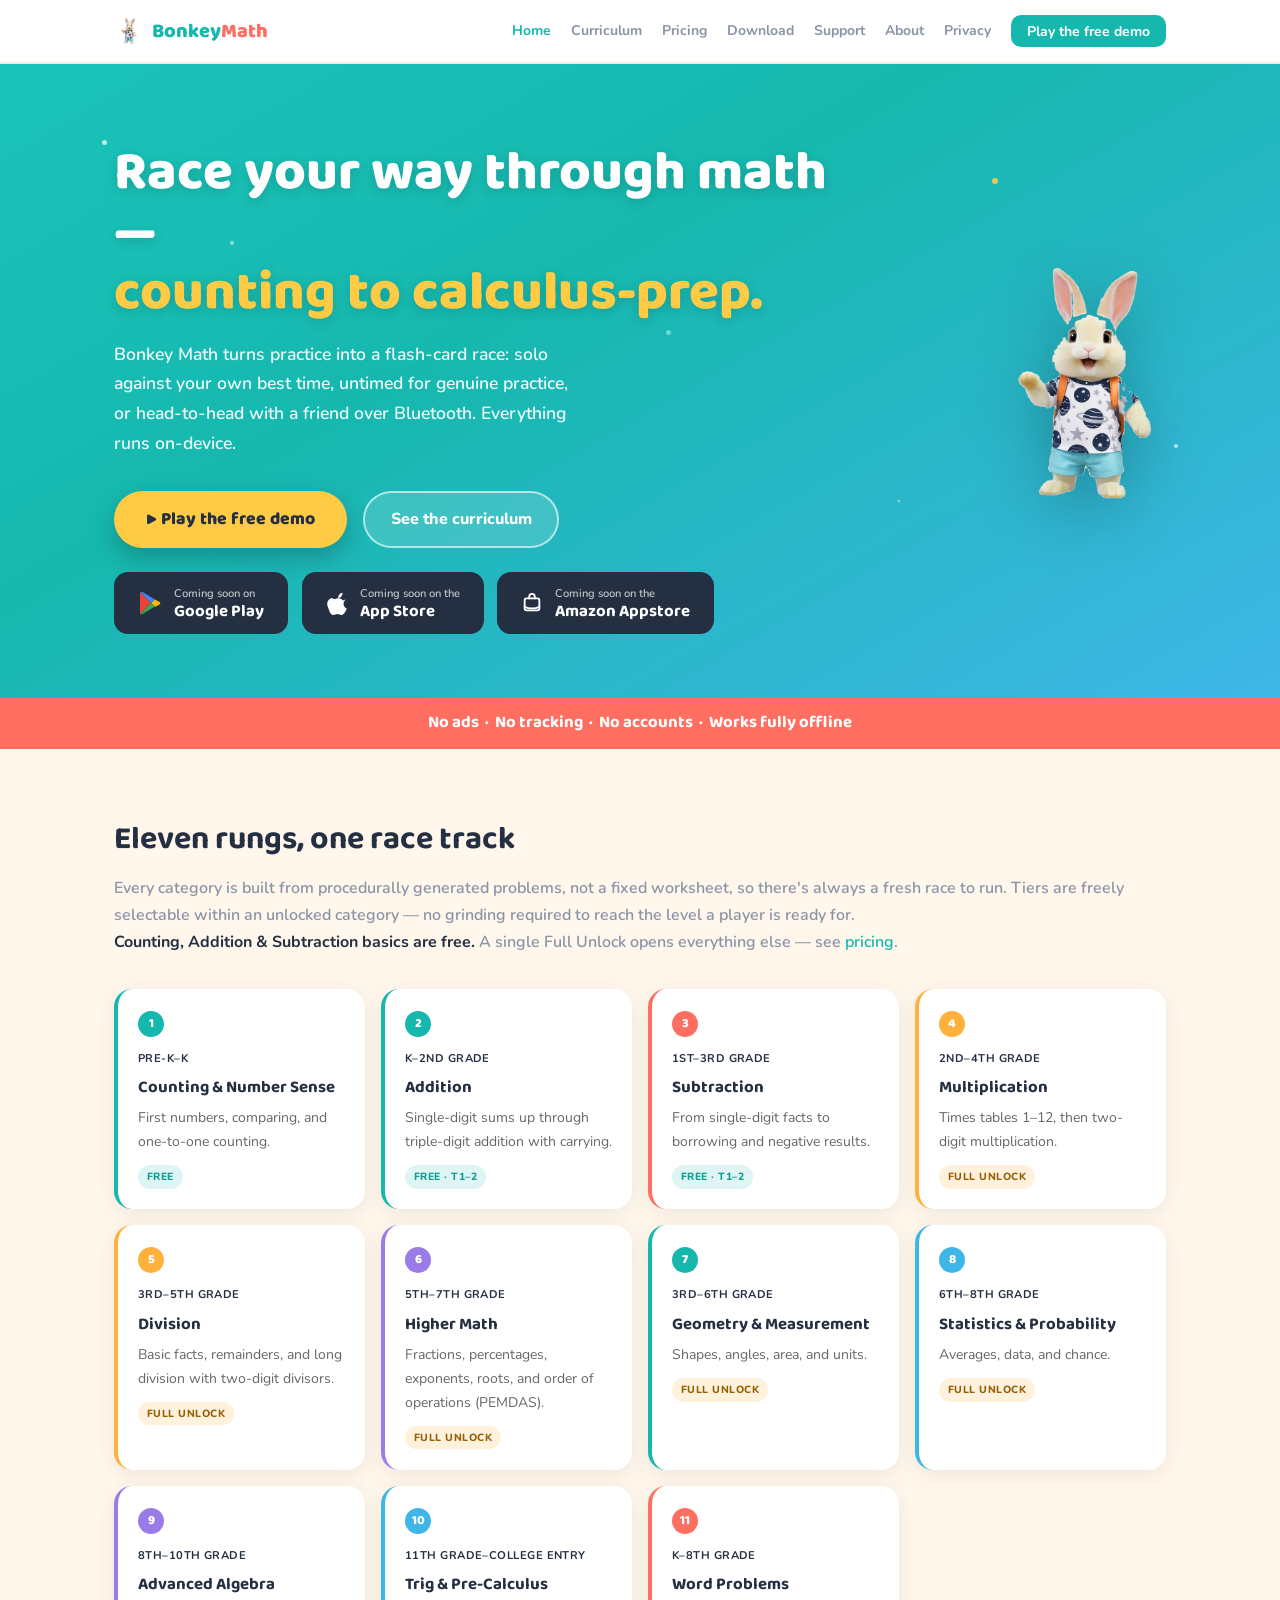
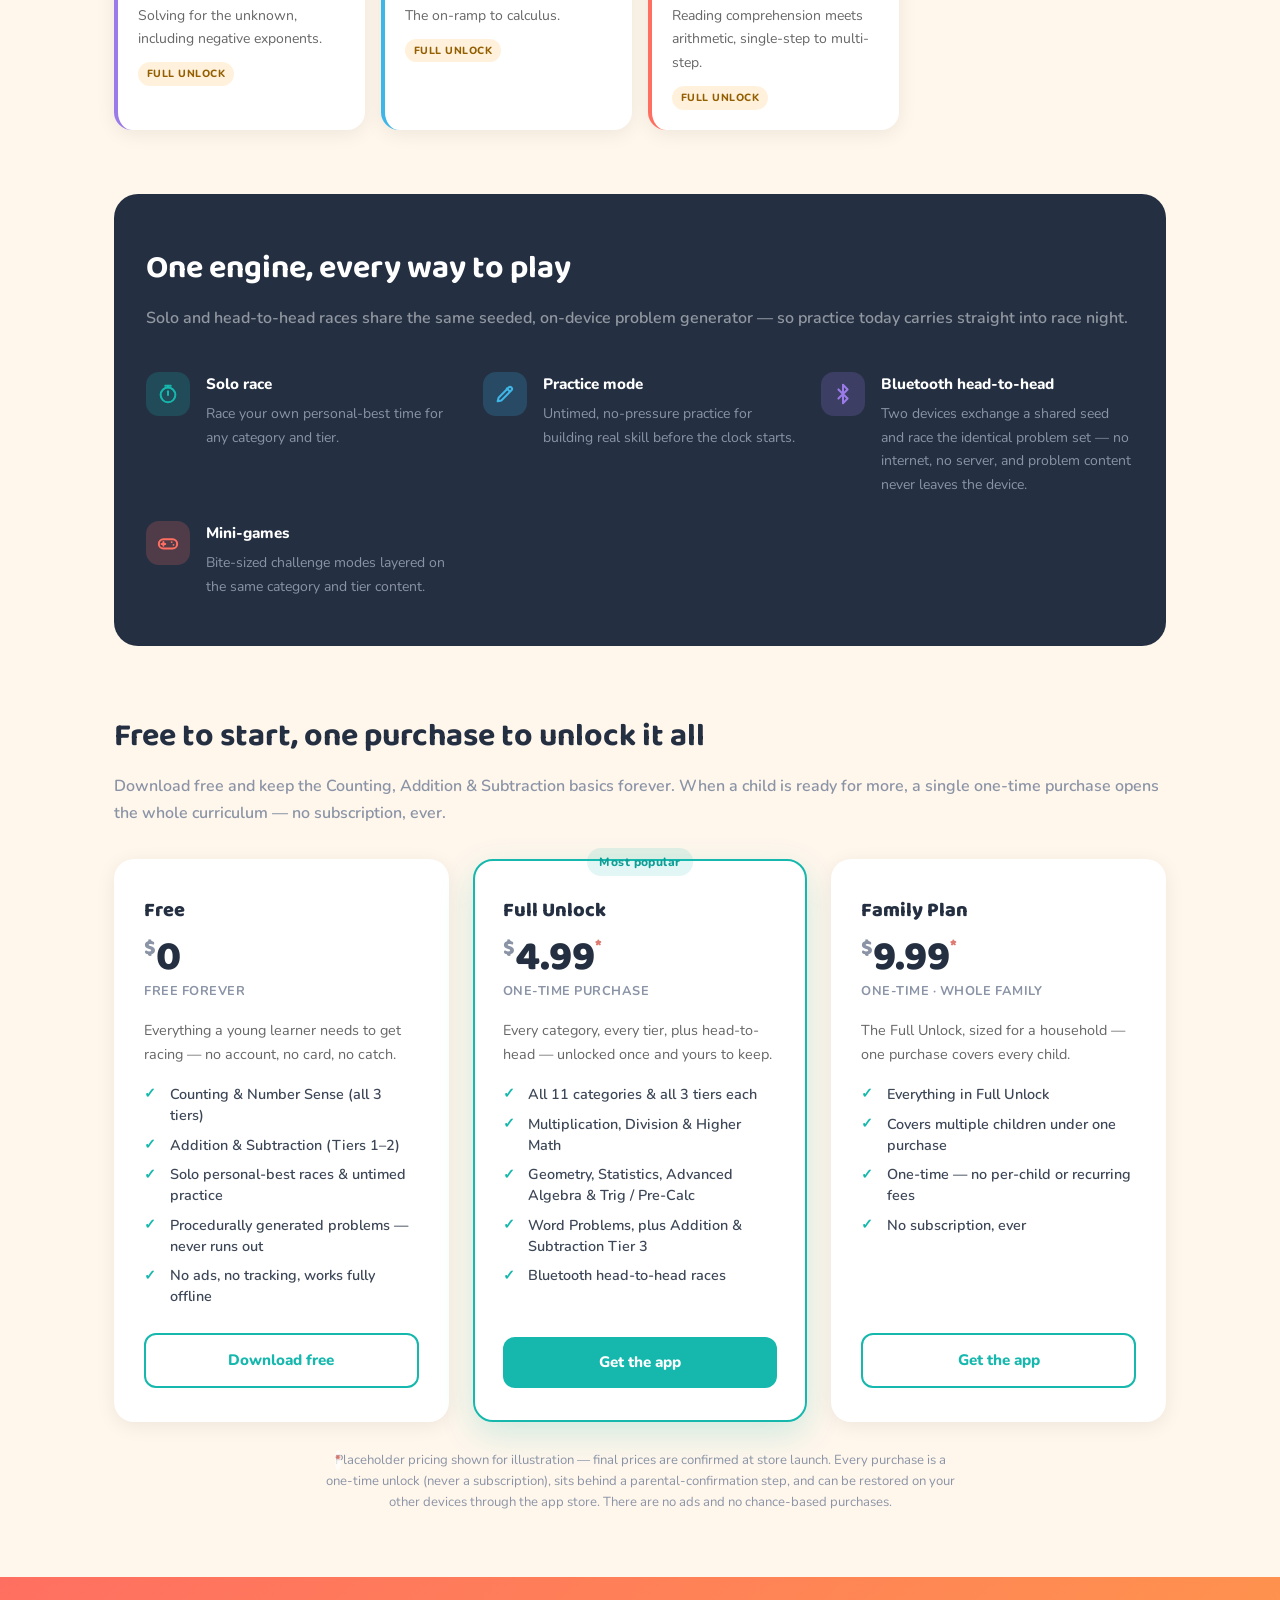
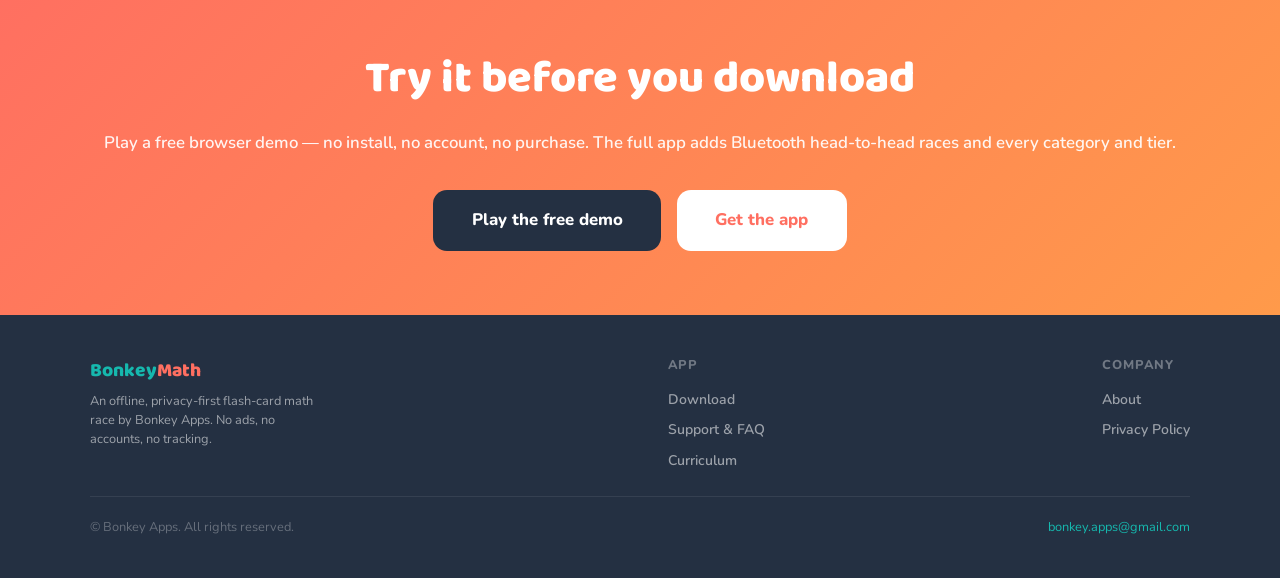
<file: index.html>
<!doctype html>
<html lang="en">
  <head>
    <meta charset="UTF-8" />
    <meta name="viewport" content="width=device-width, initial-scale=1.0" />
    <title>Bonkey Math — Race your way through math, counting to calculus-prep</title>
    <meta
      name="description"
      content="Bonkey Math is an offline, privacy-first flash-card race for kids — solo personal-best races, untimed practice, and Bluetooth head-to-head, from counting to calculus-prep. Free to start; one-time Full Unlock (no subscription) opens the whole curriculum. No ads, no accounts, no tracking."
    />
    <link rel="icon" href="assets/bonkey-icon.png" type="image/png" />
    <link rel="stylesheet" href="site.css" />
    <style>
      /* ── HERO (index-only decoration; shared components live in site.css) ── */
      .hero {
        background: linear-gradient(150deg, #1bc3b9 0%, #16b8ae 40%, #3fb6e8 100%);
        color: #fff;
        overflow: hidden;
        position: relative;
      }
      .hero-inner {
        max-width: 1100px;
        margin: 0 auto;
        padding: 5rem 1.5rem 4rem;
        display: flex;
        align-items: center;
        gap: 3rem;
        flex-wrap: wrap;
      }
      .hero-copy {
        flex: 1;
        min-width: 280px;
      }
      .hero-copy h1 {
        font-family: "Baloo 2", cursive;
        font-weight: 800;
        font-size: clamp(2.2rem, 5vw, 3.4rem);
        line-height: 1.1;
        text-shadow: 0 3px 12px rgba(0, 0, 0, 0.15);
      }
      .hero-copy h1 .c {
        color: #ffcb45;
      }
      .hero-copy .tagline {
        font-size: 1.1rem;
        margin: 1rem 0 2rem;
        opacity: 0.92;
        font-weight: 600;
        max-width: 460px;
      }
      .hero-cta-row {
        margin: 0 0 1.5rem;
        display: flex;
        gap: 1rem;
        flex-wrap: wrap;
      }
      .hero-cta {
        display: inline-flex;
        align-items: center;
        gap: 0.5rem;
        background: #ffcb45;
        color: #243042;
        font-family: "Baloo 2", cursive;
        font-weight: 800;
        font-size: 1.1rem;
        text-decoration: none;
        padding: 0.85rem 2rem;
        border-radius: 999px;
        box-shadow: 0 10px 26px rgba(0, 0, 0, 0.22);
        transition:
          transform 0.12s ease,
          box-shadow 0.12s ease;
      }
      .hero-cta:hover,
      .hero-cta:focus-visible {
        transform: translateY(-2px);
        box-shadow: 0 14px 30px rgba(0, 0, 0, 0.3);
        text-decoration: none;
        outline: none;
        color: #243042;
      }
      .hero-cta:focus-visible {
        outline: 3px solid #fff;
        outline-offset: 3px;
      }
      .hero-cta-secondary {
        display: inline-flex;
        align-items: center;
        background: rgba(255, 255, 255, 0.15);
        border: 2px solid rgba(255, 255, 255, 0.6);
        color: #fff;
        font-weight: 800;
        text-decoration: none;
        padding: 0.8rem 1.6rem;
        border-radius: 999px;
      }
      .hero-cta-secondary:hover,
      .hero-cta-secondary:focus-visible {
        background: rgba(255, 255, 255, 0.28);
        text-decoration: none;
        color: #fff;
      }
      .hero-badges {
        display: flex;
        gap: 0.85rem;
        flex-wrap: wrap;
      }
      .hero-mascot {
        width: 280px;
        flex: none;
        display: flex;
        align-items: flex-end;
        justify-content: center;
      }
      .hero-mascot img {
        width: 260px;
        height: 260px;
        object-fit: contain;
        filter: drop-shadow(0 16px 32px rgba(0, 0, 0, 0.25));
      }
      .hero-stars {
        position: absolute;
        top: 0;
        left: 0;
        right: 0;
        bottom: 0;
        pointer-events: none;
        overflow: hidden;
      }
      .star {
        position: absolute;
        border-radius: 50%;
        background: #fff;
        opacity: 0.7;
      }

      /* ── SCROLL BAND ── */
      .scroll-band {
        background: var(--coral);
        color: #fff;
        padding: 0.7rem 1.5rem;
        text-align: center;
        font-family: "Baloo 2", cursive;
        font-weight: 700;
        font-size: 1.05rem;
      }

      /* ── FEATURES BAND ── */
      .features-band {
        background: var(--ink);
        border-radius: 24px;
        padding: 3rem 2rem;
      }
      .features-band .section-title {
        color: #fff;
        margin-bottom: 0.5rem;
      }
      .features-band .section-sub {
        color: rgba(255, 255, 255, 0.5);
        margin-bottom: 2.5rem;
      }
      .features-band .feature h4 {
        color: #fff;
      }

      /* ── CTA ── */
      .cta-band {
        background: linear-gradient(135deg, var(--coral), #ff9a4a);
        padding: 4rem 1.5rem;
        text-align: center;
        color: #fff;
      }
      .cta-band h2 {
        font-family: "Baloo 2", cursive;
        font-weight: 800;
        font-size: clamp(1.8rem, 4vw, 2.8rem);
        margin-bottom: 0.75rem;
      }
      .cta-band p {
        font-size: 1.05rem;
        opacity: 0.92;
        font-weight: 600;
        margin-bottom: 2rem;
      }
    </style>
  </head>
  <body>
    <a class="skip-link" href="#main">Skip to main content</a>

    <input type="checkbox" id="nav-toggle" class="nav-toggle" />
    <nav class="site-nav">
      <div class="nav-inner">
        <a href="index.html" class="nav-logo">
          <img src="assets/bonkey-icon.png" alt="" width="30" height="30" />
          <span><span class="t">Bonkey</span><span class="c">Math</span></span>
        </a>
        <label for="nav-toggle" class="nav-hamburger" aria-label="Menu">
          <span></span><span></span><span></span>
        </label>
        <ul class="nav-links">
          <li><a href="index.html" class="active">Home</a></li>
          <li><a href="index.html#curriculum">Curriculum</a></li>
          <li><a href="index.html#pricing">Pricing</a></li>
          <li><a href="download.html">Download</a></li>
          <li><a href="support.html">Support</a></li>
          <li><a href="about.html">About</a></li>
          <li><a href="privacy.html">Privacy</a></li>
          <li><a href="/bonkey-math/app/" class="nav-cta">Play the free demo</a></li>
        </ul>
      </div>
    </nav>

    <main id="main">
      <!-- HERO -->
      <header class="hero">
        <div class="hero-stars">
          <div class="star" style="width: 5px; height: 5px; top: 12%; left: 8%"></div>
          <div
            class="star"
            style="width: 4px; height: 4px; top: 28%; left: 18%; opacity: 0.5"
          ></div>
          <div
            class="star"
            style="width: 6px; height: 6px; top: 18%; right: 22%; background: #ffcb45; opacity: 0.9"
          ></div>
          <div class="star" style="width: 4px; height: 4px; top: 60%; right: 8%"></div>
          <div
            class="star"
            style="width: 5px; height: 5px; top: 42%; left: 52%; opacity: 0.4"
          ></div>
        </div>
        <div class="hero-inner">
          <div class="hero-copy">
            <h1>
              Race your way through math —<br /><span class="c">counting to calculus-prep.</span>
            </h1>
            <p class="tagline">
              Bonkey Math turns practice into a flash-card race: solo against your own best time,
              untimed for genuine practice, or head-to-head with a friend over Bluetooth. Everything
              runs on-device.
            </p>
            <div class="hero-cta-row">
              <a href="/bonkey-math/app/" class="hero-cta">▶ Play the free demo</a>
              <a href="index.html#curriculum" class="hero-cta-secondary">See the curriculum</a>
            </div>
            <div class="hero-badges">
              <a href="download.html" class="store-badge">
                <svg width="24" height="24" viewBox="0 0 24 24" fill="none" aria-hidden="true">
                  <path
                    d="M3.18 23.4a2.08 2.08 0 0 1-.68-.52A2.1 2.1 0 0 1 2 21.3V2.7C2 2.1 2.18 1.6 2.5 1.2L13.06 12 2.5 22.8c-.12-.1-.22-.22-.32-.38v.98z"
                    fill="#EA4335"
                  />
                  <path
                    d="M16.96 15.5 13.06 12l3.9-3.5 4.42 2.5c1.26.72 1.26 1.88 0 2.6l-4.42 2.5v-.1z"
                    fill="#FBBC04"
                  />
                  <path
                    d="M2.5 22.8 13.06 12 16.96 15.5 4.1 23.18A2.4 2.4 0 0 1 2.5 22.8z"
                    fill="#34A853"
                  />
                  <path
                    d="M2.5 1.2C3.08.8 3.76.8 4.1.82l12.86 7.68L13.06 12 2.5 1.2z"
                    fill="#4285F4"
                  />
                </svg>
                <div class="store-badge-text">
                  <span class="store-badge-sub">Coming soon on</span>
                  <span class="store-badge-name">Google Play</span>
                </div>
              </a>
              <a href="download.html" class="store-badge">
                <svg width="22" height="24" viewBox="0 0 814 1000" fill="white" aria-hidden="true">
                  <path
                    d="M788.1 340.9c-5.8 4.5-108.2 62.2-108.2 190.5 0 148.4 130.3 200.9 134.2 202.2-.6 3.2-20.7 71.9-68.7 141.9-42.8 61.6-87.5 123.1-155.5 123.1s-85.5-39.5-164-39.5c-76 0-103.7 40.8-165.9 40.8s-105-37.5-155.5-127.4C46 702 0 624.9 0 550.2 0 407.5 100.5 307 184.4 307c48.9 0 89.8 33.1 121.8 33.1 30.6 0 76.6-35 135.3-35 53.6 0 150.6 3.2 212.8 86.2zm-198-110.4c28.3-35.7 47.5-85.2 47.5-134.7 0-6.8-.6-13.7-1.9-19.2-44.6 1.7-97.3 29.3-129.5 67.4-25.7 29.9-48.3 79.4-48.3 129.6 0 7.5 1.3 15 1.9 17.6 3.2.6 8.4 1.3 13.6 1.3 39.9 0 90.2-26.4 116.7-61z"
                  />
                </svg>
                <div class="store-badge-text">
                  <span class="store-badge-sub">Coming soon on the</span>
                  <span class="store-badge-name">App Store</span>
                </div>
              </a>
              <a href="download.html" class="store-badge">
                <svg
                  width="22"
                  height="22"
                  viewBox="0 0 24 24"
                  fill="none"
                  stroke="#fff"
                  stroke-width="2"
                  stroke-linecap="round"
                  stroke-linejoin="round"
                  aria-hidden="true"
                >
                  <rect x="4" y="7" width="16" height="13" rx="2" />
                  <path d="M9 7V5a3 3 0 0 1 6 0v2" />
                  <path d="M4 16c4 2.5 12 2.5 16 0" />
                </svg>
                <div class="store-badge-text">
                  <span class="store-badge-sub">Coming soon on the</span>
                  <span class="store-badge-name">Amazon Appstore</span>
                </div>
              </a>
            </div>
          </div>
          <div class="hero-mascot">
            <img
              src="assets/bonkey-racer.png"
              alt="Bonkey, a cream plush rabbit mascot in a space-print t-shirt and orange backpack, mid-sprint on a race track"
            />
          </div>
        </div>
      </header>

      <div class="scroll-band">
        No ads &nbsp;·&nbsp; No tracking &nbsp;·&nbsp; No accounts &nbsp;·&nbsp; Works fully offline
      </div>

      <!-- CURRICULUM -->
      <section class="section" id="curriculum">
        <h2 class="section-title">Eleven rungs, one race track</h2>
        <p class="section-sub">
          Every category is built from procedurally generated problems, not a fixed worksheet, so
          there's always a fresh race to run. Tiers are freely selectable within an unlocked
          category — no grinding required to reach the level a player is ready for.
          <br /><strong style="color: var(--ink)"
            >Counting, Addition &amp; Subtraction basics are free.</strong
          >
          A single Full&nbsp;Unlock opens everything else — see <a href="#pricing">pricing</a>.
        </p>
        <ol class="ladder">
          <li style="--rung-color: #16b8ae">
            <p class="ladder-age">Pre-K–K</p>
            <h3>Counting &amp; Number Sense</h3>
            <p>First numbers, comparing, and one-to-one counting.</p>
            <span class="ladder-tag ladder-tag-free">Free</span>
          </li>
          <li style="--rung-color: #16b8ae">
            <p class="ladder-age">K–2nd grade</p>
            <h3>Addition</h3>
            <p>Single-digit sums up through triple-digit addition with carrying.</p>
            <span class="ladder-tag ladder-tag-free">Free · T1–2</span>
          </li>
          <li style="--rung-color: #ff6f61">
            <p class="ladder-age">1st–3rd grade</p>
            <h3>Subtraction</h3>
            <p>From single-digit facts to borrowing and negative results.</p>
            <span class="ladder-tag ladder-tag-free">Free · T1–2</span>
          </li>
          <li style="--rung-color: #ffb13c">
            <p class="ladder-age">2nd–4th grade</p>
            <h3>Multiplication</h3>
            <p>Times tables 1–12, then two-digit multiplication.</p>
            <span class="ladder-tag ladder-tag-paid">Full Unlock</span>
          </li>
          <li style="--rung-color: #ffb13c">
            <p class="ladder-age">3rd–5th grade</p>
            <h3>Division</h3>
            <p>Basic facts, remainders, and long division with two-digit divisors.</p>
            <span class="ladder-tag ladder-tag-paid">Full Unlock</span>
          </li>
          <li style="--rung-color: #9b7be8">
            <p class="ladder-age">5th–7th grade</p>
            <h3>Higher Math</h3>
            <p>Fractions, percentages, exponents, roots, and order of operations (PEMDAS).</p>
            <span class="ladder-tag ladder-tag-paid">Full Unlock</span>
          </li>
          <li style="--rung-color: #16b8ae">
            <p class="ladder-age">3rd–6th grade</p>
            <h3>Geometry &amp; Measurement</h3>
            <p>Shapes, angles, area, and units.</p>
            <span class="ladder-tag ladder-tag-paid">Full Unlock</span>
          </li>
          <li style="--rung-color: #3fb6e8">
            <p class="ladder-age">6th–8th grade</p>
            <h3>Statistics &amp; Probability</h3>
            <p>Averages, data, and chance.</p>
            <span class="ladder-tag ladder-tag-paid">Full Unlock</span>
          </li>
          <li style="--rung-color: #9b7be8">
            <p class="ladder-age">8th–10th grade</p>
            <h3>Advanced Algebra</h3>
            <p>Solving for the unknown, including negative exponents.</p>
            <span class="ladder-tag ladder-tag-paid">Full Unlock</span>
          </li>
          <li style="--rung-color: #3fb6e8">
            <p class="ladder-age">11th grade–college entry</p>
            <h3>Trig &amp; Pre-Calculus</h3>
            <p>The on-ramp to calculus.</p>
            <span class="ladder-tag ladder-tag-paid">Full Unlock</span>
          </li>
          <li style="--rung-color: #ff6f61">
            <p class="ladder-age">K–8th grade</p>
            <h3>Word Problems</h3>
            <p>Reading comprehension meets arithmetic, single-step to multi-step.</p>
            <span class="ladder-tag ladder-tag-paid">Full Unlock</span>
          </li>
        </ol>
      </section>

      <!-- FEATURE TOUR -->
      <section class="section" style="padding-top: 0">
        <div class="features-band">
          <h2 class="section-title">One engine, every way to play</h2>
          <p class="section-sub">
            Solo and head-to-head races share the same seeded, on-device problem generator — so
            practice today carries straight into race night.
          </p>
          <div class="features-grid">
            <div class="feature">
              <div class="feature-icon" style="background: rgba(22, 184, 174, 0.2)">
                <svg
                  width="22"
                  height="22"
                  viewBox="0 0 24 24"
                  fill="none"
                  stroke="#16B8AE"
                  stroke-width="2.2"
                  stroke-linecap="round"
                  stroke-linejoin="round"
                  aria-hidden="true"
                >
                  <circle cx="12" cy="13" r="8" />
                  <line x1="12" y1="13" x2="12" y2="9" />
                  <line x1="9" y1="3" x2="15" y2="3" />
                  <line x1="12" y1="3" x2="12" y2="5" />
                </svg>
              </div>
              <div>
                <h4>Solo race</h4>
                <p>Race your own personal-best time for any category and tier.</p>
              </div>
            </div>
            <div class="feature">
              <div class="feature-icon" style="background: rgba(63, 182, 232, 0.2)">
                <svg
                  width="22"
                  height="22"
                  viewBox="0 0 24 24"
                  fill="none"
                  stroke="#3FB6E8"
                  stroke-width="2.2"
                  stroke-linecap="round"
                  stroke-linejoin="round"
                  aria-hidden="true"
                >
                  <path d="M4 20l4-1 11-11a2 2 0 0 0-3-3L5 16l-1 4z" />
                  <path d="M14 6l3 3" />
                </svg>
              </div>
              <div>
                <h4>Practice mode</h4>
                <p>
                  Untimed, no-pressure practice for building real skill before the clock starts.
                </p>
              </div>
            </div>
            <div class="feature">
              <div class="feature-icon" style="background: rgba(155, 123, 232, 0.2)">
                <svg
                  width="22"
                  height="22"
                  viewBox="0 0 24 24"
                  fill="none"
                  stroke="#9B7BE8"
                  stroke-width="2.2"
                  stroke-linecap="round"
                  stroke-linejoin="round"
                  aria-hidden="true"
                >
                  <path d="M7 7l10 10-5 5V2l5 5L7 17" />
                </svg>
              </div>
              <div>
                <h4>Bluetooth head-to-head</h4>
                <p>
                  Two devices exchange a shared seed and race the identical problem set — no
                  internet, no server, and problem content never leaves the device.
                </p>
              </div>
            </div>
            <div class="feature">
              <div class="feature-icon" style="background: rgba(255, 111, 97, 0.2)">
                <svg
                  width="22"
                  height="22"
                  viewBox="0 0 24 24"
                  fill="none"
                  stroke="#FF6F61"
                  stroke-width="2.2"
                  stroke-linecap="round"
                  stroke-linejoin="round"
                  aria-hidden="true"
                >
                  <rect x="2" y="8" width="20" height="10" rx="5" />
                  <line x1="7" y1="11" x2="7" y2="15" />
                  <line x1="5" y1="13" x2="9" y2="13" />
                  <circle cx="16" cy="11" r="1" fill="#FF6F61" stroke="none" />
                  <circle cx="18" cy="14" r="1" fill="#FF6F61" stroke="none" />
                </svg>
              </div>
              <div>
                <h4>Mini-games</h4>
                <p>Bite-sized challenge modes layered on the same category and tier content.</p>
              </div>
            </div>
          </div>
        </div>
      </section>

      <!-- PRICING -->
      <section class="section" id="pricing" style="padding-top: 0">
        <h2 class="section-title">Free to start, one purchase to unlock it all</h2>
        <p class="section-sub">
          Download free and keep the Counting, Addition &amp; Subtraction basics forever. When a
          child is ready for more, a single one-time purchase opens the whole curriculum — no
          subscription, ever.
        </p>
        <div class="pricing-grid">
          <!-- Free -->
          <div class="price-card">
            <h3>Free</h3>
            <div class="price-tag"><span class="cur">$</span>0</div>
            <div class="price-per">Free forever</div>
            <p class="price-desc">
              Everything a young learner needs to get racing — no account, no card, no catch.
            </p>
            <ul class="price-features">
              <li>Counting &amp; Number Sense (all 3 tiers)</li>
              <li>Addition &amp; Subtraction (Tiers 1–2)</li>
              <li>Solo personal-best races &amp; untimed practice</li>
              <li>Procedurally generated problems — never runs out</li>
              <li>No ads, no tracking, works fully offline</li>
            </ul>
            <a href="download.html" class="btn btn-outline">Download free</a>
          </div>

          <!-- Full Unlock (featured) -->
          <div class="price-card featured">
            <span class="price-flag badge badge-teal">Most popular</span>
            <h3>Full Unlock</h3>
            <div class="price-tag"><span class="cur">$</span>4.99<span class="star">*</span></div>
            <div class="price-per">One-time purchase</div>
            <p class="price-desc">
              Every category, every tier, plus head-to-head — unlocked once and yours to keep.
            </p>
            <ul class="price-features">
              <li>All 11 categories &amp; all 3 tiers each</li>
              <li>Multiplication, Division &amp; Higher Math</li>
              <li>Geometry, Statistics, Advanced Algebra &amp; Trig / Pre-Calc</li>
              <li>Word Problems, plus Addition &amp; Subtraction Tier 3</li>
              <li>Bluetooth head-to-head races</li>
            </ul>
            <a href="download.html" class="btn btn-teal">Get the app</a>
          </div>

          <!-- Family Plan -->
          <div class="price-card">
            <h3>Family Plan</h3>
            <div class="price-tag"><span class="cur">$</span>9.99<span class="star">*</span></div>
            <div class="price-per">One-time · whole family</div>
            <p class="price-desc">
              The Full Unlock, sized for a household — one purchase covers every child.
            </p>
            <ul class="price-features">
              <li>Everything in Full Unlock</li>
              <li>Covers multiple children under one purchase</li>
              <li>One-time — no per-child or recurring fees</li>
              <li>No subscription, ever</li>
            </ul>
            <a href="download.html" class="btn btn-outline">Get the app</a>
          </div>
        </div>
        <p class="price-note">
          <span class="star">*</span> Placeholder pricing shown for illustration — final prices are
          confirmed at store launch. Every purchase is a one-time unlock (never a subscription),
          sits behind a parental-confirmation step, and can be restored on your other devices
          through the app store. There are no ads and no chance-based purchases.
        </p>
      </section>

      <!-- CTA -->
      <section class="cta-band">
        <h2>Try it before you download</h2>
        <p>
          Play a free browser demo — no install, no account, no purchase. The full app adds
          Bluetooth head-to-head races and every category and tier.
        </p>
        <div style="display: flex; gap: 1rem; justify-content: center; flex-wrap: wrap">
          <a href="/bonkey-math/app/" class="btn btn-dark btn-lg">Play the free demo</a>
          <a href="download.html" class="btn btn-lg" style="background: #fff; color: var(--coral)"
            >Get the app</a
          >
        </div>
      </section>
    </main>

    <footer class="site-footer">
      <div class="footer-inner">
        <div class="footer-brand">
          <div class="logo"><span class="t">Bonkey</span><span class="c">Math</span></div>
          <p>
            An offline, privacy-first flash-card math race by Bonkey Apps. No ads, no accounts, no
            tracking.
          </p>
        </div>
        <div class="footer-col">
          <h4>App</h4>
          <ul>
            <li><a href="download.html">Download</a></li>
            <li><a href="support.html">Support &amp; FAQ</a></li>
            <li><a href="index.html#curriculum">Curriculum</a></li>
          </ul>
        </div>
        <div class="footer-col">
          <h4>Company</h4>
          <ul>
            <li><a href="about.html">About</a></li>
            <li><a href="privacy.html">Privacy Policy</a></li>
          </ul>
        </div>
      </div>
      <div class="footer-bottom">
        <span>&copy; Bonkey Apps. All rights reserved.</span>
        <span><a href="mailto:bonkey.apps@gmail.com">bonkey.apps@gmail.com</a></span>
      </div>
    </footer>
  </body>
</html>
</file>
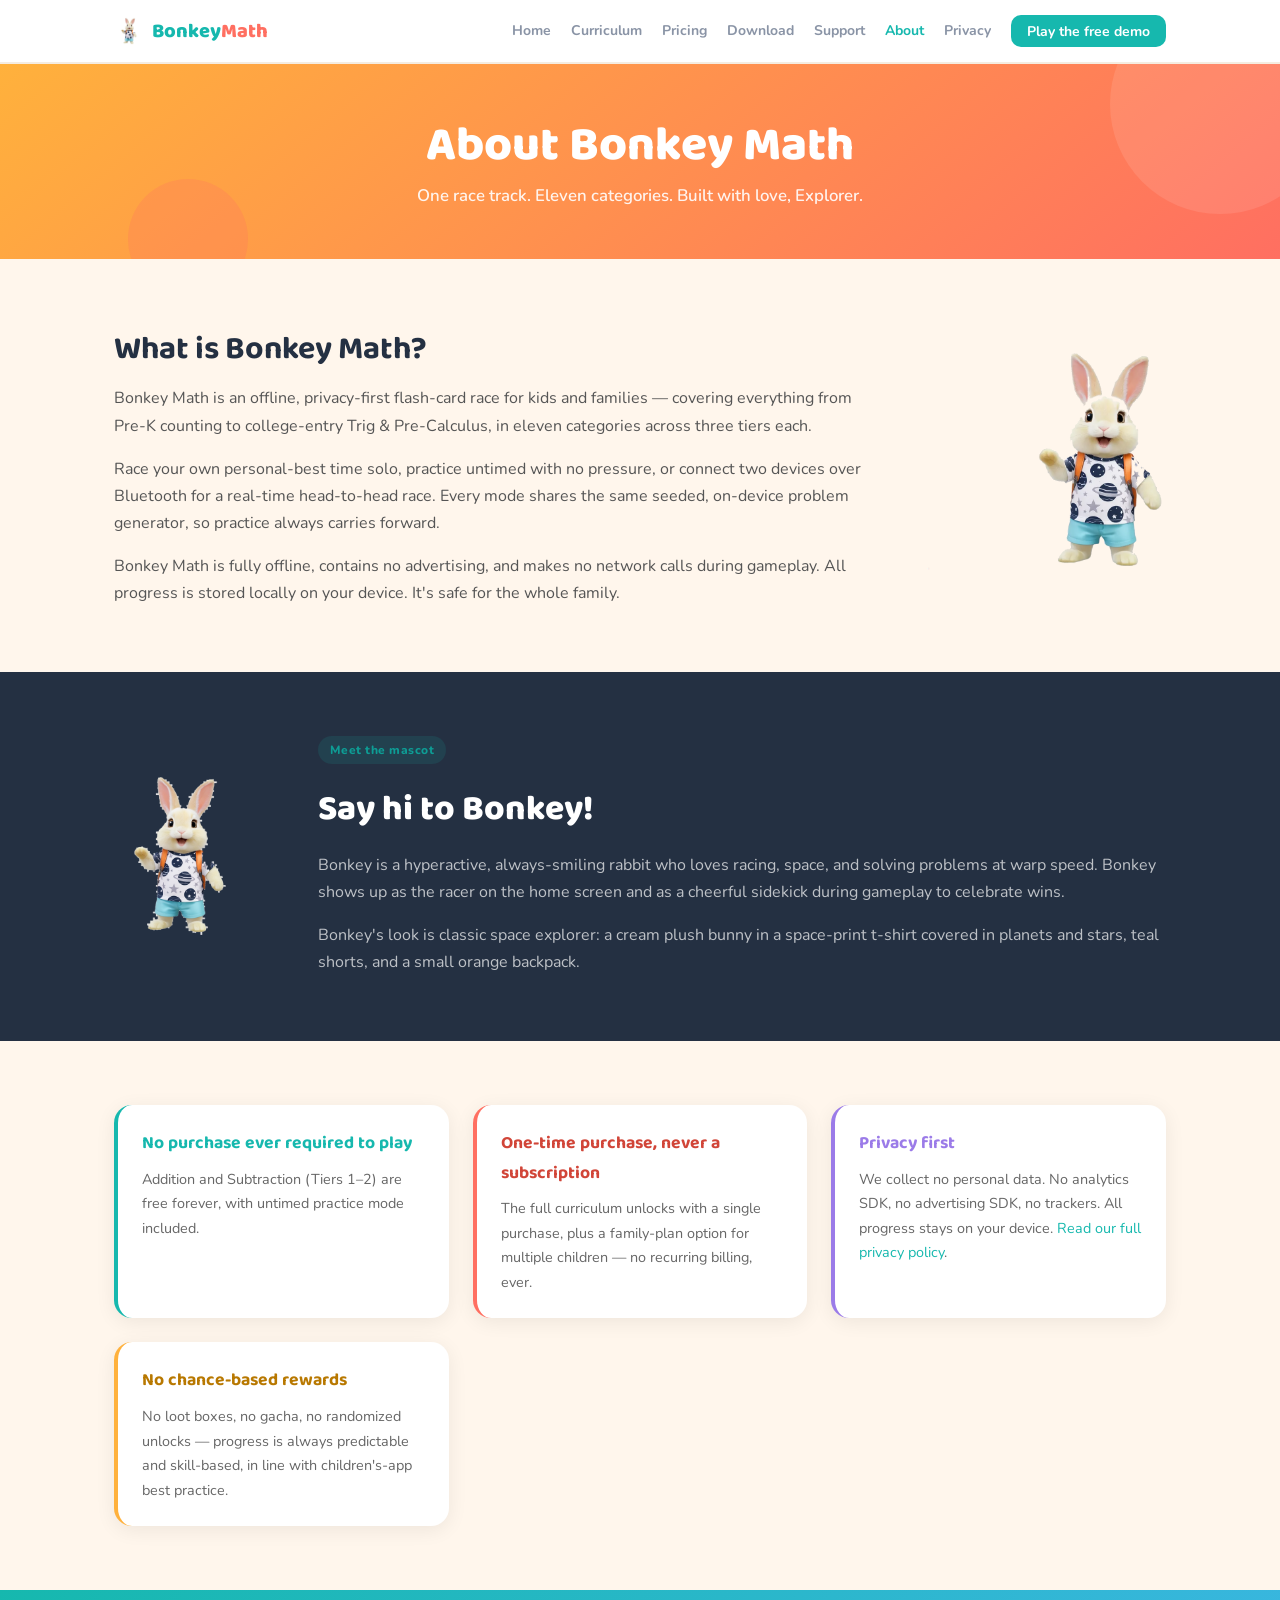
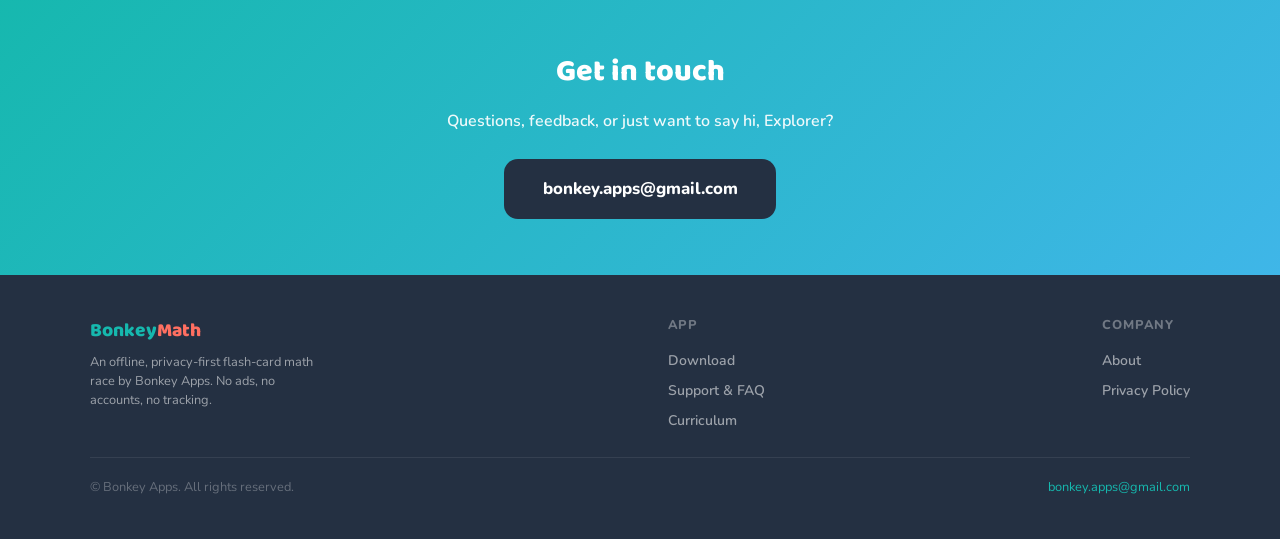
<file: about.html>
<!doctype html>
<html lang="en">
  <head>
    <meta charset="UTF-8" />
    <meta name="viewport" content="width=device-width, initial-scale=1.0" />
    <title>About — Bonkey Math</title>
    <meta
      name="description"
      content="Learn about Bonkey Math, the offline flash-card math race by Bonkey Apps, and meet Bonkey the mascot."
    />
    <link rel="icon" href="assets/bonkey-icon.png" type="image/png" />
    <link rel="stylesheet" href="site.css" />
  </head>
  <body>
    <a class="skip-link" href="#main">Skip to main content</a>

    <input type="checkbox" id="nav-toggle" class="nav-toggle" />
    <nav class="site-nav">
      <div class="nav-inner">
        <a href="index.html" class="nav-logo">
          <img src="assets/bonkey-icon.png" alt="" width="30" height="30" />
          <span><span class="t">Bonkey</span><span class="c">Math</span></span>
        </a>
        <label for="nav-toggle" class="nav-hamburger" aria-label="Menu">
          <span></span><span></span><span></span>
        </label>
        <ul class="nav-links">
          <li><a href="index.html">Home</a></li>
          <li><a href="index.html#curriculum">Curriculum</a></li>
          <li><a href="index.html#pricing">Pricing</a></li>
          <li><a href="download.html">Download</a></li>
          <li><a href="support.html">Support</a></li>
          <li><a href="about.html" class="active">About</a></li>
          <li><a href="privacy.html">Privacy</a></li>
          <li><a href="/bonkey-math/app/" class="nav-cta">Play the free demo</a></li>
        </ul>
      </div>
    </nav>

    <main id="main">
      <header class="page-header" style="background: linear-gradient(140deg, #ffb13c, #ff6f61)">
        <h1>About Bonkey Math</h1>
        <p>One race track. Eleven categories. Built with love, Explorer.</p>
      </header>

      <section class="section">
        <div style="display: flex; gap: 3rem; flex-wrap: wrap; align-items: center">
          <div style="flex: 1; min-width: 260px">
            <h2 class="section-title">What is Bonkey Math?</h2>
            <p style="color: #555; margin-bottom: 1rem">
              Bonkey Math is an offline, privacy-first flash-card race for kids and families —
              covering everything from Pre-K counting to college-entry Trig &amp; Pre-Calculus, in
              eleven categories across three tiers each.
            </p>
            <p style="color: #555; margin-bottom: 1rem">
              Race your own personal-best time solo, practice untimed with no pressure, or connect
              two devices over Bluetooth for a real-time head-to-head race. Every mode shares the
              same seeded, on-device problem generator, so practice always carries forward.
            </p>
            <p style="color: #555">
              Bonkey Math is fully offline, contains no advertising, and makes no network calls
              during gameplay. All progress is stored locally on your device. It's safe for the
              whole family.
            </p>
          </div>
          <div style="flex: none">
            <img
              src="assets/bonkey-racer.png"
              alt="Bonkey the mascot, mid-sprint on a race track"
              style="width: 240px; height: 240px; object-fit: contain"
            />
          </div>
        </div>
      </section>

      <!-- Meet Bonkey -->
      <section style="background: var(--ink); padding: 4rem 1.5rem">
        <div
          style="
            max-width: 1100px;
            margin: 0 auto;
            display: flex;
            gap: 3rem;
            flex-wrap: wrap;
            align-items: center;
          "
        >
          <img
            src="assets/bonkey-icon.png"
            alt="Bonkey, the Bonkey Math mascot"
            style="width: 180px; height: 180px; border-radius: 24px; object-fit: cover; flex: none"
          />
          <div style="flex: 1; min-width: 240px">
            <span class="badge badge-teal" style="margin-bottom: 1rem; display: inline-block"
              >Meet the mascot</span
            >
            <h2
              style="
                font-family: &quot;Baloo 2&quot;, cursive;
                font-weight: 800;
                font-size: clamp(1.6rem, 3vw, 2.2rem);
                color: #fff;
                margin-bottom: 0.75rem;
              "
            >
              Say hi to Bonkey!
            </h2>
            <p style="color: rgba(255, 255, 255, 0.7); margin-bottom: 1rem">
              Bonkey is a hyperactive, always-smiling rabbit who loves racing, space, and solving
              problems at warp speed. Bonkey shows up as the racer on the home screen and as a
              cheerful sidekick during gameplay to celebrate wins.
            </p>
            <p style="color: rgba(255, 255, 255, 0.7)">
              Bonkey's look is classic space explorer: a cream plush bunny in a space-print t-shirt
              covered in planets and stars, teal shorts, and a small orange backpack.
            </p>
          </div>
        </div>
      </section>

      <!-- Values -->
      <section class="section">
        <div
          style="
            display: grid;
            grid-template-columns: repeat(auto-fill, minmax(260px, 1fr));
            gap: 1.5rem;
          "
        >
          <div class="card" style="border-left: 4px solid var(--teal)">
            <h3
              style="
                font-family: &quot;Baloo 2&quot;, cursive;
                font-weight: 700;
                font-size: 1.1rem;
                margin-bottom: 0.5rem;
                color: var(--teal);
              "
            >
              No purchase ever required to play
            </h3>
            <p style="font-size: 0.9rem; color: #666">
              Addition and Subtraction (Tiers 1–2) are free forever, with untimed practice mode
              included.
            </p>
          </div>
          <div class="card" style="border-left: 4px solid var(--coral)">
            <h3
              style="
                font-family: &quot;Baloo 2&quot;, cursive;
                font-weight: 700;
                font-size: 1.1rem;
                margin-bottom: 0.5rem;
                color: var(--coral-text);
              "
            >
              One-time purchase, never a subscription
            </h3>
            <p style="font-size: 0.9rem; color: #666">
              The full curriculum unlocks with a single purchase, plus a family-plan option for
              multiple children — no recurring billing, ever.
            </p>
          </div>
          <div class="card" style="border-left: 4px solid var(--violet)">
            <h3
              style="
                font-family: &quot;Baloo 2&quot;, cursive;
                font-weight: 700;
                font-size: 1.1rem;
                margin-bottom: 0.5rem;
                color: var(--violet);
              "
            >
              Privacy first
            </h3>
            <p style="font-size: 0.9rem; color: #666">
              We collect no personal data. No analytics SDK, no advertising SDK, no trackers. All
              progress stays on your device.
              <a href="privacy.html">Read our full privacy policy</a>.
            </p>
          </div>
          <div class="card" style="border-left: 4px solid var(--amber)">
            <h3
              style="
                font-family: &quot;Baloo 2&quot;, cursive;
                font-weight: 700;
                font-size: 1.1rem;
                margin-bottom: 0.5rem;
                color: #b87800;
              "
            >
              No chance-based rewards
            </h3>
            <p style="font-size: 0.9rem; color: #666">
              No loot boxes, no gacha, no randomized unlocks — progress is always predictable and
              skill-based, in line with children's-app best practice.
            </p>
          </div>
        </div>
      </section>

      <!-- Contact -->
      <section
        style="
          background: linear-gradient(135deg, var(--teal), var(--sky));
          padding: 3.5rem 1.5rem;
          text-align: center;
          color: #fff;
        "
      >
        <h2
          style="
            font-family: &quot;Baloo 2&quot;, cursive;
            font-weight: 800;
            font-size: 1.9rem;
            margin-bottom: 0.6rem;
          "
        >
          Get in touch
        </h2>
        <p style="opacity: 0.92; font-weight: 600; margin-bottom: 1.5rem">
          Questions, feedback, or just want to say hi, Explorer?
        </p>
        <a href="mailto:bonkey.apps@gmail.com" class="btn btn-dark btn-lg">bonkey.apps@gmail.com</a>
      </section>
    </main>

    <footer class="site-footer">
      <div class="footer-inner">
        <div class="footer-brand">
          <div class="logo"><span class="t">Bonkey</span><span class="c">Math</span></div>
          <p>
            An offline, privacy-first flash-card math race by Bonkey Apps. No ads, no accounts, no
            tracking.
          </p>
        </div>
        <div class="footer-col">
          <h4>App</h4>
          <ul>
            <li><a href="download.html">Download</a></li>
            <li><a href="support.html">Support &amp; FAQ</a></li>
            <li><a href="index.html#curriculum">Curriculum</a></li>
          </ul>
        </div>
        <div class="footer-col">
          <h4>Company</h4>
          <ul>
            <li><a href="about.html">About</a></li>
            <li><a href="privacy.html">Privacy Policy</a></li>
          </ul>
        </div>
      </div>
      <div class="footer-bottom">
        <span>&copy; Bonkey Apps. All rights reserved.</span>
        <span><a href="mailto:bonkey.apps@gmail.com">bonkey.apps@gmail.com</a></span>
      </div>
    </footer>
  </body>
</html>
</file>
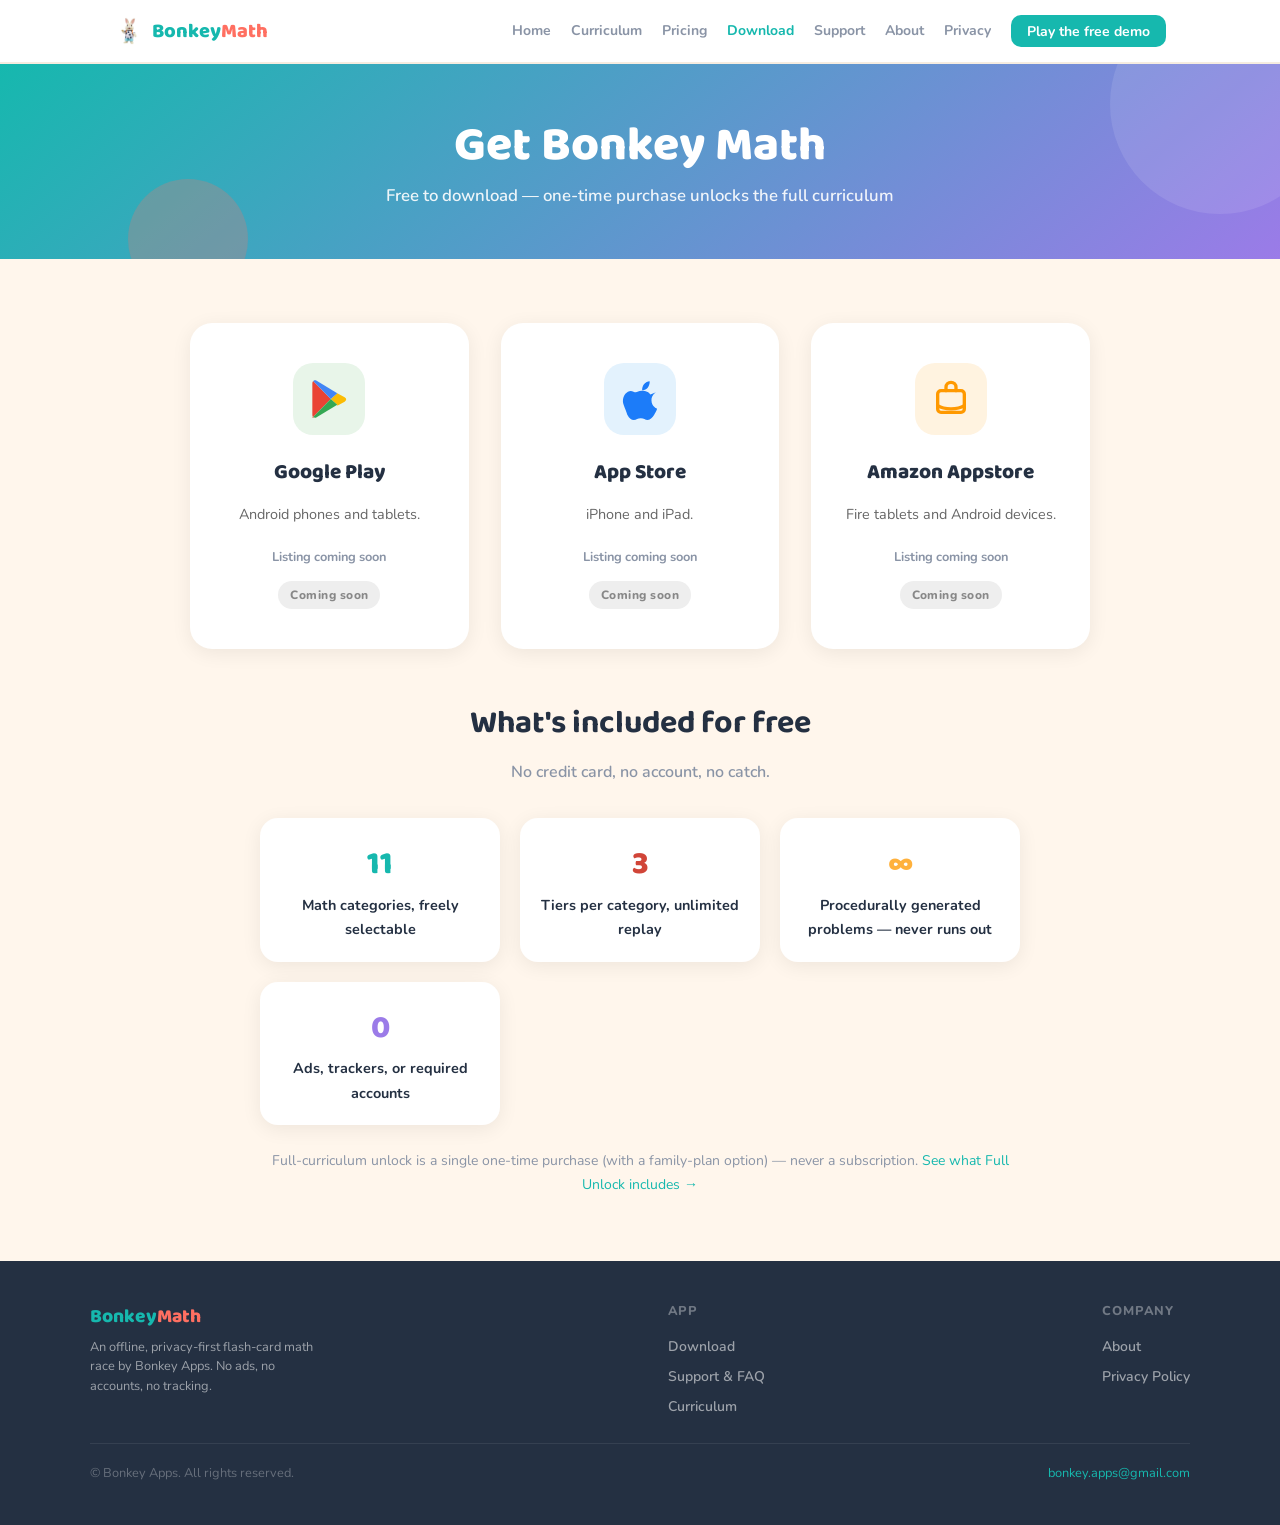
<file: download.html>
<!doctype html>
<html lang="en">
  <head>
    <meta charset="UTF-8" />
    <meta name="viewport" content="width=device-width, initial-scale=1.0" />
    <title>Download — Bonkey Math</title>
    <meta
      name="description"
      content="Download Bonkey Math for iOS, Android, and Amazon Appstore — free to download, one-time purchase to unlock the full curriculum."
    />
    <link rel="icon" href="assets/bonkey-icon.png" type="image/png" />
    <link rel="stylesheet" href="site.css" />
    <style>
      .platform-card {
        background: #fff;
        border-radius: 22px;
        padding: 2.5rem 2rem;
        box-shadow: var(--card-shadow);
        display: flex;
        flex-direction: column;
        align-items: center;
        text-align: center;
        gap: 0.75rem;
      }
      .platform-icon {
        width: 72px;
        height: 72px;
        border-radius: 20px;
        display: flex;
        align-items: center;
        justify-content: center;
        margin-bottom: 0.5rem;
      }
      .platform-card h3 {
        font-family: "Baloo 2", cursive;
        font-weight: 800;
        font-size: 1.3rem;
      }
      .platform-card .req {
        font-size: 0.8rem;
        color: var(--muted);
        font-weight: 700;
      }
    </style>
  </head>
  <body>
    <a class="skip-link" href="#main">Skip to main content</a>

    <input type="checkbox" id="nav-toggle" class="nav-toggle" />
    <nav class="site-nav">
      <div class="nav-inner">
        <a href="index.html" class="nav-logo">
          <img src="assets/bonkey-icon.png" alt="" width="30" height="30" />
          <span><span class="t">Bonkey</span><span class="c">Math</span></span>
        </a>
        <label for="nav-toggle" class="nav-hamburger" aria-label="Menu">
          <span></span><span></span><span></span>
        </label>
        <ul class="nav-links">
          <li><a href="index.html">Home</a></li>
          <li><a href="index.html#curriculum">Curriculum</a></li>
          <li><a href="index.html#pricing">Pricing</a></li>
          <li><a href="download.html" class="active">Download</a></li>
          <li><a href="support.html">Support</a></li>
          <li><a href="about.html">About</a></li>
          <li><a href="privacy.html">Privacy</a></li>
          <li><a href="/bonkey-math/app/" class="nav-cta">Play the free demo</a></li>
        </ul>
      </div>
    </nav>

    <main id="main">
      <header
        class="page-header"
        style="background: linear-gradient(140deg, var(--teal), var(--violet))"
      >
        <h1>Get Bonkey Math</h1>
        <p>Free to download — one-time purchase unlocks the full curriculum</p>
      </header>

      <section class="section">
        <div
          style="
            display: grid;
            grid-template-columns: repeat(auto-fill, minmax(260px, 1fr));
            gap: 2rem;
            max-width: 900px;
            margin: 0 auto;
          "
        >
          <!-- Google Play -->
          <div class="platform-card">
            <div class="platform-icon" style="background: #e8f5e9">
              <svg width="40" height="40" viewBox="0 0 24 24" fill="none" aria-hidden="true">
                <path
                  d="M3.18 23.4a2.08 2.08 0 0 1-.68-.52A2.1 2.1 0 0 1 2 21.3V2.7C2 2.1 2.18 1.6 2.5 1.2L13.06 12 2.5 22.8c-.12-.1-.22-.22-.32-.38v.98z"
                  fill="#EA4335"
                />
                <path
                  d="M16.96 15.5 13.06 12l3.9-3.5 4.42 2.5c1.26.72 1.26 1.88 0 2.6l-4.42 2.5v-.1z"
                  fill="#FBBC04"
                />
                <path
                  d="M2.5 22.8 13.06 12 16.96 15.5 4.1 23.18A2.4 2.4 0 0 1 2.5 22.8z"
                  fill="#34A853"
                />
                <path
                  d="M2.5 1.2C3.08.8 3.76.8 4.1.82l12.86 7.68L13.06 12 2.5 1.2z"
                  fill="#4285F4"
                />
              </svg>
            </div>
            <h3>Google Play</h3>
            <p style="font-size: 0.9rem; color: #666; margin-bottom: 0.5rem">
              Android phones and tablets.
            </p>
            <p class="req">Listing coming soon</p>
            <span class="badge badge-muted">Coming soon</span>
          </div>

          <!-- App Store -->
          <div class="platform-card">
            <div class="platform-icon" style="background: #e3f2fd">
              <svg width="38" height="42" viewBox="0 0 814 1000" fill="#1C7CF9" aria-hidden="true">
                <path
                  d="M788.1 340.9c-5.8 4.5-108.2 62.2-108.2 190.5 0 148.4 130.3 200.9 134.2 202.2-.6 3.2-20.7 71.9-68.7 141.9-42.8 61.6-87.5 123.1-155.5 123.1s-85.5-39.5-164-39.5c-76 0-103.7 40.8-165.9 40.8s-105-37.5-155.5-127.4C46 702 0 624.9 0 550.2 0 407.5 100.5 307 184.4 307c48.9 0 89.8 33.1 121.8 33.1 30.6 0 76.6-35 135.3-35 53.6 0 150.6 3.2 212.8 86.2zm-198-110.4c28.3-35.7 47.5-85.2 47.5-134.7 0-6.8-.6-13.7-1.9-19.2-44.6 1.7-97.3 29.3-129.5 67.4-25.7 29.9-48.3 79.4-48.3 129.6 0 7.5 1.3 15 1.9 17.6 3.2.6 8.4 1.3 13.6 1.3 39.9 0 90.2-26.4 116.7-61z"
                />
              </svg>
            </div>
            <h3>App Store</h3>
            <p style="font-size: 0.9rem; color: #666; margin-bottom: 0.5rem">iPhone and iPad.</p>
            <p class="req">Listing coming soon</p>
            <span class="badge badge-muted">Coming soon</span>
          </div>

          <!-- Amazon Appstore -->
          <div class="platform-card">
            <div class="platform-icon" style="background: #fff3e0">
              <svg
                width="40"
                height="40"
                viewBox="0 0 24 24"
                fill="none"
                stroke="#FF9900"
                stroke-width="2"
                stroke-linecap="round"
                stroke-linejoin="round"
                aria-hidden="true"
              >
                <rect x="4" y="7" width="16" height="13" rx="2" />
                <path d="M9 7V5a3 3 0 0 1 6 0v2" />
                <path d="M4 16c4 2.5 12 2.5 16 0" />
              </svg>
            </div>
            <h3>Amazon Appstore</h3>
            <p style="font-size: 0.9rem; color: #666; margin-bottom: 0.5rem">
              Fire tablets and Android devices.
            </p>
            <p class="req">Listing coming soon</p>
            <span class="badge badge-muted">Coming soon</span>
          </div>
        </div>

        <!-- What's included -->
        <div style="max-width: 760px; margin: 3rem auto 0">
          <h2 class="section-title text-center" style="margin-bottom: 0.5rem">
            What's included for free
          </h2>
          <p class="section-sub text-center">No credit card, no account, no catch.</p>
          <div class="grid-4">
            <div class="card" style="text-align: center; padding: 1.25rem">
              <div
                style="
                  font-family: &quot;Baloo 2&quot;, cursive;
                  font-weight: 800;
                  font-size: 2rem;
                  color: var(--teal);
                "
              >
                11
              </div>
              <div style="font-weight: 700; font-size: 0.9rem">
                Math categories, freely selectable
              </div>
            </div>
            <div class="card" style="text-align: center; padding: 1.25rem">
              <div
                style="
                  font-family: &quot;Baloo 2&quot;, cursive;
                  font-weight: 800;
                  font-size: 2rem;
                  color: var(--coral-text);
                "
              >
                3
              </div>
              <div style="font-weight: 700; font-size: 0.9rem">
                Tiers per category, unlimited replay
              </div>
            </div>
            <div class="card" style="text-align: center; padding: 1.25rem">
              <div
                style="
                  font-family: &quot;Baloo 2&quot;, cursive;
                  font-weight: 800;
                  font-size: 2rem;
                  color: var(--amber);
                "
              >
                &infin;
              </div>
              <div style="font-weight: 700; font-size: 0.9rem">
                Procedurally generated problems — never runs out
              </div>
            </div>
            <div class="card" style="text-align: center; padding: 1.25rem">
              <div
                style="
                  font-family: &quot;Baloo 2&quot;, cursive;
                  font-weight: 800;
                  font-size: 2rem;
                  color: var(--violet);
                "
              >
                0
              </div>
              <div style="font-weight: 700; font-size: 0.9rem">
                Ads, trackers, or required accounts
              </div>
            </div>
          </div>
          <p
            style="margin-top: 1.5rem; font-size: 0.875rem; color: var(--muted); text-align: center"
          >
            Full-curriculum unlock is a single one-time purchase (with a family-plan option) — never
            a subscription. <a href="index.html#pricing">See what Full Unlock includes →</a>
          </p>
        </div>
      </section>
    </main>

    <footer class="site-footer">
      <div class="footer-inner">
        <div class="footer-brand">
          <div class="logo"><span class="t">Bonkey</span><span class="c">Math</span></div>
          <p>
            An offline, privacy-first flash-card math race by Bonkey Apps. No ads, no accounts, no
            tracking.
          </p>
        </div>
        <div class="footer-col">
          <h4>App</h4>
          <ul>
            <li><a href="download.html">Download</a></li>
            <li><a href="support.html">Support &amp; FAQ</a></li>
            <li><a href="index.html#curriculum">Curriculum</a></li>
          </ul>
        </div>
        <div class="footer-col">
          <h4>Company</h4>
          <ul>
            <li><a href="about.html">About</a></li>
            <li><a href="privacy.html">Privacy Policy</a></li>
          </ul>
        </div>
      </div>
      <div class="footer-bottom">
        <span>&copy; Bonkey Apps. All rights reserved.</span>
        <span><a href="mailto:bonkey.apps@gmail.com">bonkey.apps@gmail.com</a></span>
      </div>
    </footer>
  </body>
</html>
</file>
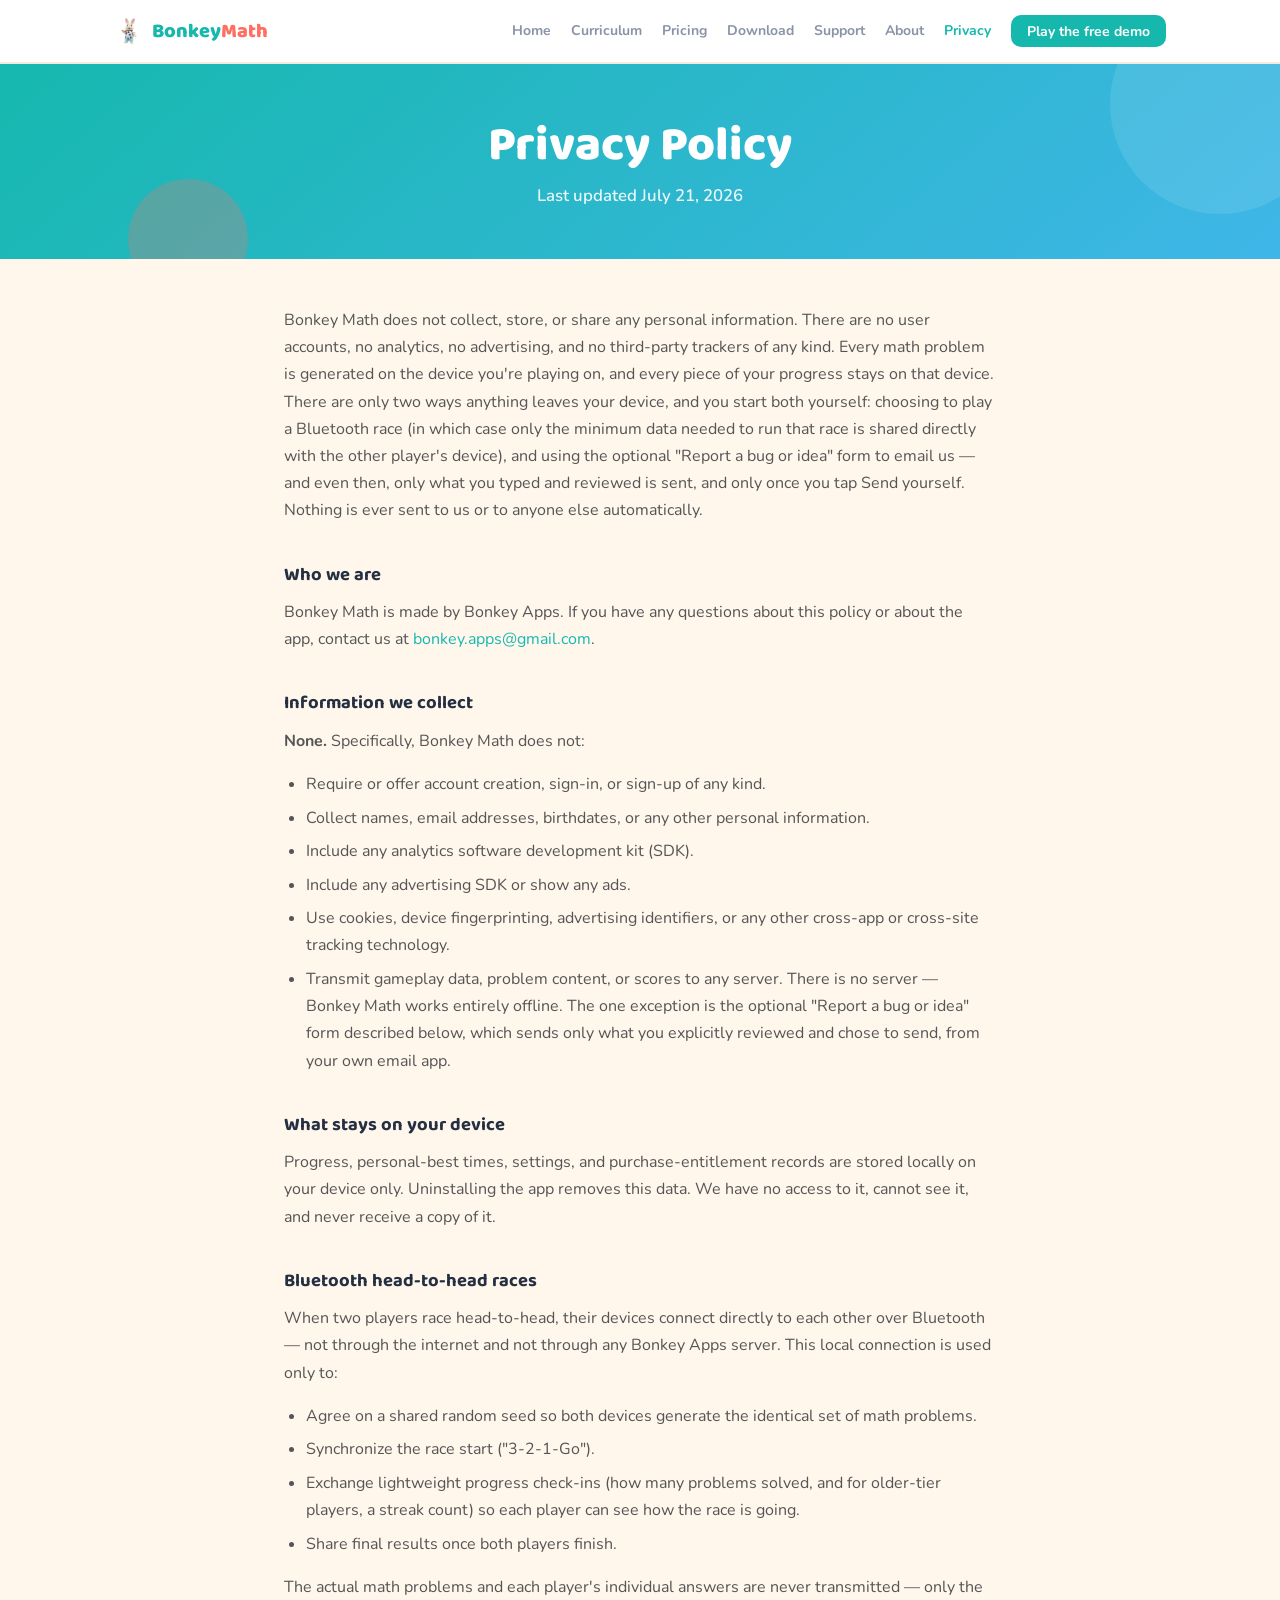
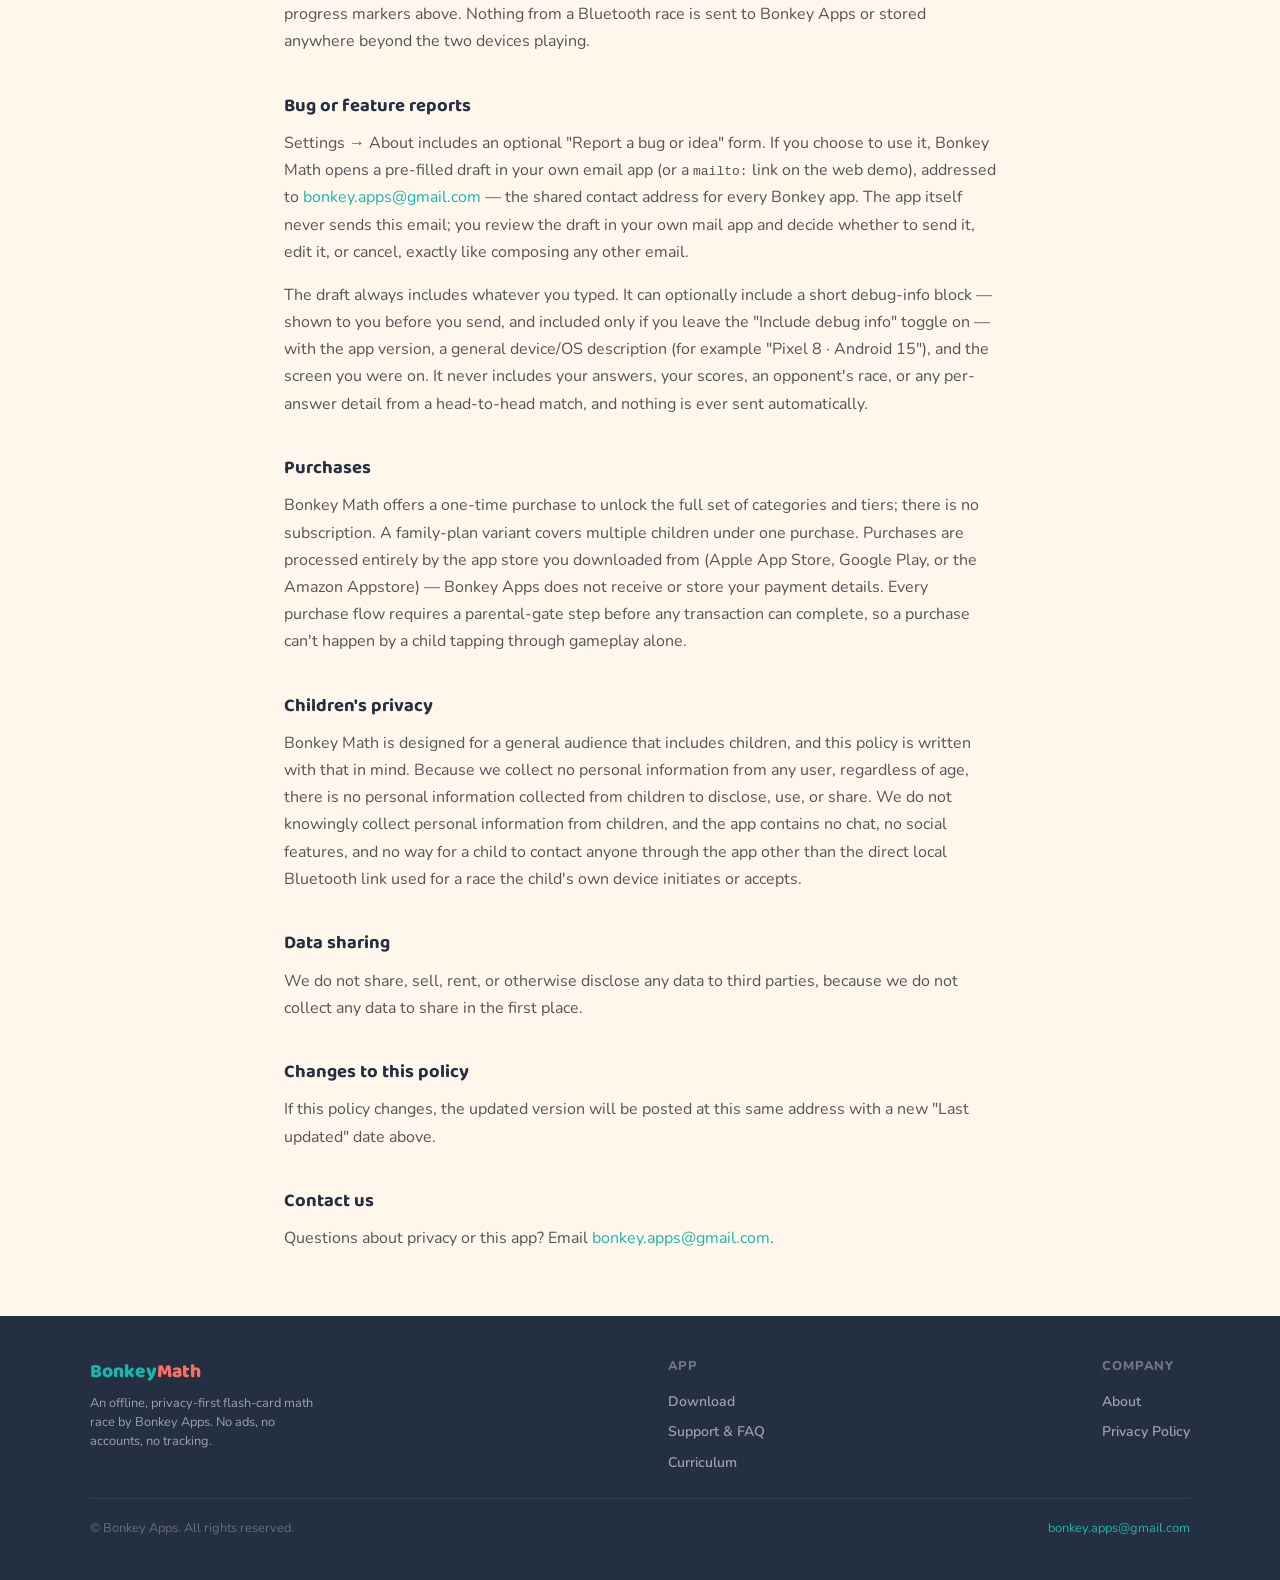
<file: privacy.html>
<!doctype html>
<html lang="en">
  <head>
    <meta charset="UTF-8" />
    <meta name="viewport" content="width=device-width, initial-scale=1.0" />
    <title>Privacy Policy — Bonkey Math</title>
    <meta
      name="description"
      content="Bonkey Math privacy policy: no accounts, no analytics, no ads, no trackers. All data stays on-device; Bluetooth is used only for local peer-to-peer race sync."
    />
    <link rel="icon" href="assets/bonkey-icon.png" type="image/png" />
    <link rel="stylesheet" href="site.css" />
  </head>
  <body>
    <!--
      Rendered from release/privacy-policy.md — the canonical source. Keep
      the heading order and wording in sync with that file (see its
      "Canonical source" note; #46 will refine wording in both places).
    -->
    <a class="skip-link" href="#main">Skip to main content</a>

    <input type="checkbox" id="nav-toggle" class="nav-toggle" />
    <nav class="site-nav">
      <div class="nav-inner">
        <a href="index.html" class="nav-logo">
          <img src="assets/bonkey-icon.png" alt="" width="30" height="30" />
          <span><span class="t">Bonkey</span><span class="c">Math</span></span>
        </a>
        <label for="nav-toggle" class="nav-hamburger" aria-label="Menu">
          <span></span><span></span><span></span>
        </label>
        <ul class="nav-links">
          <li><a href="index.html">Home</a></li>
          <li><a href="index.html#curriculum">Curriculum</a></li>
          <li><a href="index.html#pricing">Pricing</a></li>
          <li><a href="download.html">Download</a></li>
          <li><a href="support.html">Support</a></li>
          <li><a href="about.html">About</a></li>
          <li><a href="privacy.html" class="active">Privacy</a></li>
          <li><a href="/bonkey-math/app/" class="nav-cta">Play the free demo</a></li>
        </ul>
      </div>
    </nav>

    <main id="main">
      <header class="page-header">
        <h1>Privacy Policy</h1>
        <p>Last updated July 21, 2026</p>
      </header>

      <div class="section-sm">
        <div class="prose">
          <p>
            Bonkey Math does not collect, store, or share any personal information. There are no
            user accounts, no analytics, no advertising, and no third-party trackers of any kind.
            Every math problem is generated on the device you're playing on, and every piece of your
            progress stays on that device. There are only two ways anything leaves your device, and
            you start both yourself: choosing to play a Bluetooth race (in which case only the
            minimum data needed to run that race is shared directly with the other player's device),
            and using the optional "Report a bug or idea" form to email us — and even then, only
            what you typed and reviewed is sent, and only once you tap Send yourself. Nothing is
            ever sent to us or to anyone else automatically.
          </p>

          <h2>Who we are</h2>
          <p>
            Bonkey Math is made by Bonkey Apps. If you have any questions about this policy or about
            the app, contact us at
            <a href="mailto:bonkey.apps@gmail.com">bonkey.apps@gmail.com</a>.
          </p>

          <h2>Information we collect</h2>
          <p><strong>None.</strong> Specifically, Bonkey Math does not:</p>
          <ul>
            <li>Require or offer account creation, sign-in, or sign-up of any kind.</li>
            <li>Collect names, email addresses, birthdates, or any other personal information.</li>
            <li>Include any analytics software development kit (SDK).</li>
            <li>Include any advertising SDK or show any ads.</li>
            <li>
              Use cookies, device fingerprinting, advertising identifiers, or any other cross-app or
              cross-site tracking technology.
            </li>
            <li>
              Transmit gameplay data, problem content, or scores to any server. There is no server —
              Bonkey Math works entirely offline. The one exception is the optional "Report a bug or
              idea" form described below, which sends only what you explicitly reviewed and chose to
              send, from your own email app.
            </li>
          </ul>

          <h2>What stays on your device</h2>
          <p>
            Progress, personal-best times, settings, and purchase-entitlement records are stored
            locally on your device only. Uninstalling the app removes this data. We have no access
            to it, cannot see it, and never receive a copy of it.
          </p>

          <h2>Bluetooth head-to-head races</h2>
          <p>
            When two players race head-to-head, their devices connect directly to each other over
            Bluetooth — not through the internet and not through any Bonkey Apps server. This local
            connection is used only to:
          </p>
          <ul>
            <li>
              Agree on a shared random seed so both devices generate the identical set of math
              problems.
            </li>
            <li>Synchronize the race start ("3-2-1-Go").</li>
            <li>
              Exchange lightweight progress check-ins (how many problems solved, and for older-tier
              players, a streak count) so each player can see how the race is going.
            </li>
            <li>Share final results once both players finish.</li>
          </ul>
          <p>
            The actual math problems and each player's individual answers are never transmitted —
            only the progress markers above. Nothing from a Bluetooth race is sent to Bonkey Apps or
            stored anywhere beyond the two devices playing.
          </p>

          <h2>Bug or feature reports</h2>
          <p>
            Settings → About includes an optional "Report a bug or idea" form. If you choose to use
            it, Bonkey Math opens a pre-filled draft in your own email app (or a
            <code>mailto:</code> link on the web demo), addressed to
            <a href="mailto:bonkey.apps@gmail.com">bonkey.apps@gmail.com</a> — the shared contact
            address for every Bonkey app. The app itself never sends this email; you review the
            draft in your own mail app and decide whether to send it, edit it, or cancel, exactly
            like composing any other email.
          </p>
          <p>
            The draft always includes whatever you typed. It can optionally include a short
            debug-info block — shown to you before you send, and included only if you leave the
            "Include debug info" toggle on — with the app version, a general device/OS description
            (for example "Pixel 8 · Android 15"), and the screen you were on. It never includes your
            answers, your scores, an opponent's race, or any per-answer detail from a head-to-head
            match, and nothing is ever sent automatically.
          </p>

          <h2>Purchases</h2>
          <p>
            Bonkey Math offers a one-time purchase to unlock the full set of categories and tiers;
            there is no subscription. A family-plan variant covers multiple children under one
            purchase. Purchases are processed entirely by the app store you downloaded from (Apple
            App Store, Google Play, or the Amazon Appstore) — Bonkey Apps does not receive or store
            your payment details. Every purchase flow requires a parental-gate step before any
            transaction can complete, so a purchase can't happen by a child tapping through gameplay
            alone.
          </p>

          <h2>Children's privacy</h2>
          <p>
            Bonkey Math is designed for a general audience that includes children, and this policy
            is written with that in mind. Because we collect no personal information from any user,
            regardless of age, there is no personal information collected from children to disclose,
            use, or share. We do not knowingly collect personal information from children, and the
            app contains no chat, no social features, and no way for a child to contact anyone
            through the app other than the direct local Bluetooth link used for a race the child's
            own device initiates or accepts.
          </p>

          <h2>Data sharing</h2>
          <p>
            We do not share, sell, rent, or otherwise disclose any data to third parties, because we
            do not collect any data to share in the first place.
          </p>

          <h2>Changes to this policy</h2>
          <p>
            If this policy changes, the updated version will be posted at this same address with a
            new "Last updated" date above.
          </p>

          <h2>Contact us</h2>
          <p>
            Questions about privacy or this app? Email
            <a href="mailto:bonkey.apps@gmail.com">bonkey.apps@gmail.com</a>.
          </p>
        </div>
      </div>
    </main>

    <footer class="site-footer">
      <div class="footer-inner">
        <div class="footer-brand">
          <div class="logo"><span class="t">Bonkey</span><span class="c">Math</span></div>
          <p>
            An offline, privacy-first flash-card math race by Bonkey Apps. No ads, no accounts, no
            tracking.
          </p>
        </div>
        <div class="footer-col">
          <h4>App</h4>
          <ul>
            <li><a href="download.html">Download</a></li>
            <li><a href="support.html">Support &amp; FAQ</a></li>
            <li><a href="index.html#curriculum">Curriculum</a></li>
          </ul>
        </div>
        <div class="footer-col">
          <h4>Company</h4>
          <ul>
            <li><a href="about.html">About</a></li>
            <li><a href="privacy.html">Privacy Policy</a></li>
          </ul>
        </div>
      </div>
      <div class="footer-bottom">
        <span>&copy; Bonkey Apps. All rights reserved.</span>
        <span><a href="mailto:bonkey.apps@gmail.com">bonkey.apps@gmail.com</a></span>
      </div>
    </footer>
  </body>
</html>
</file>
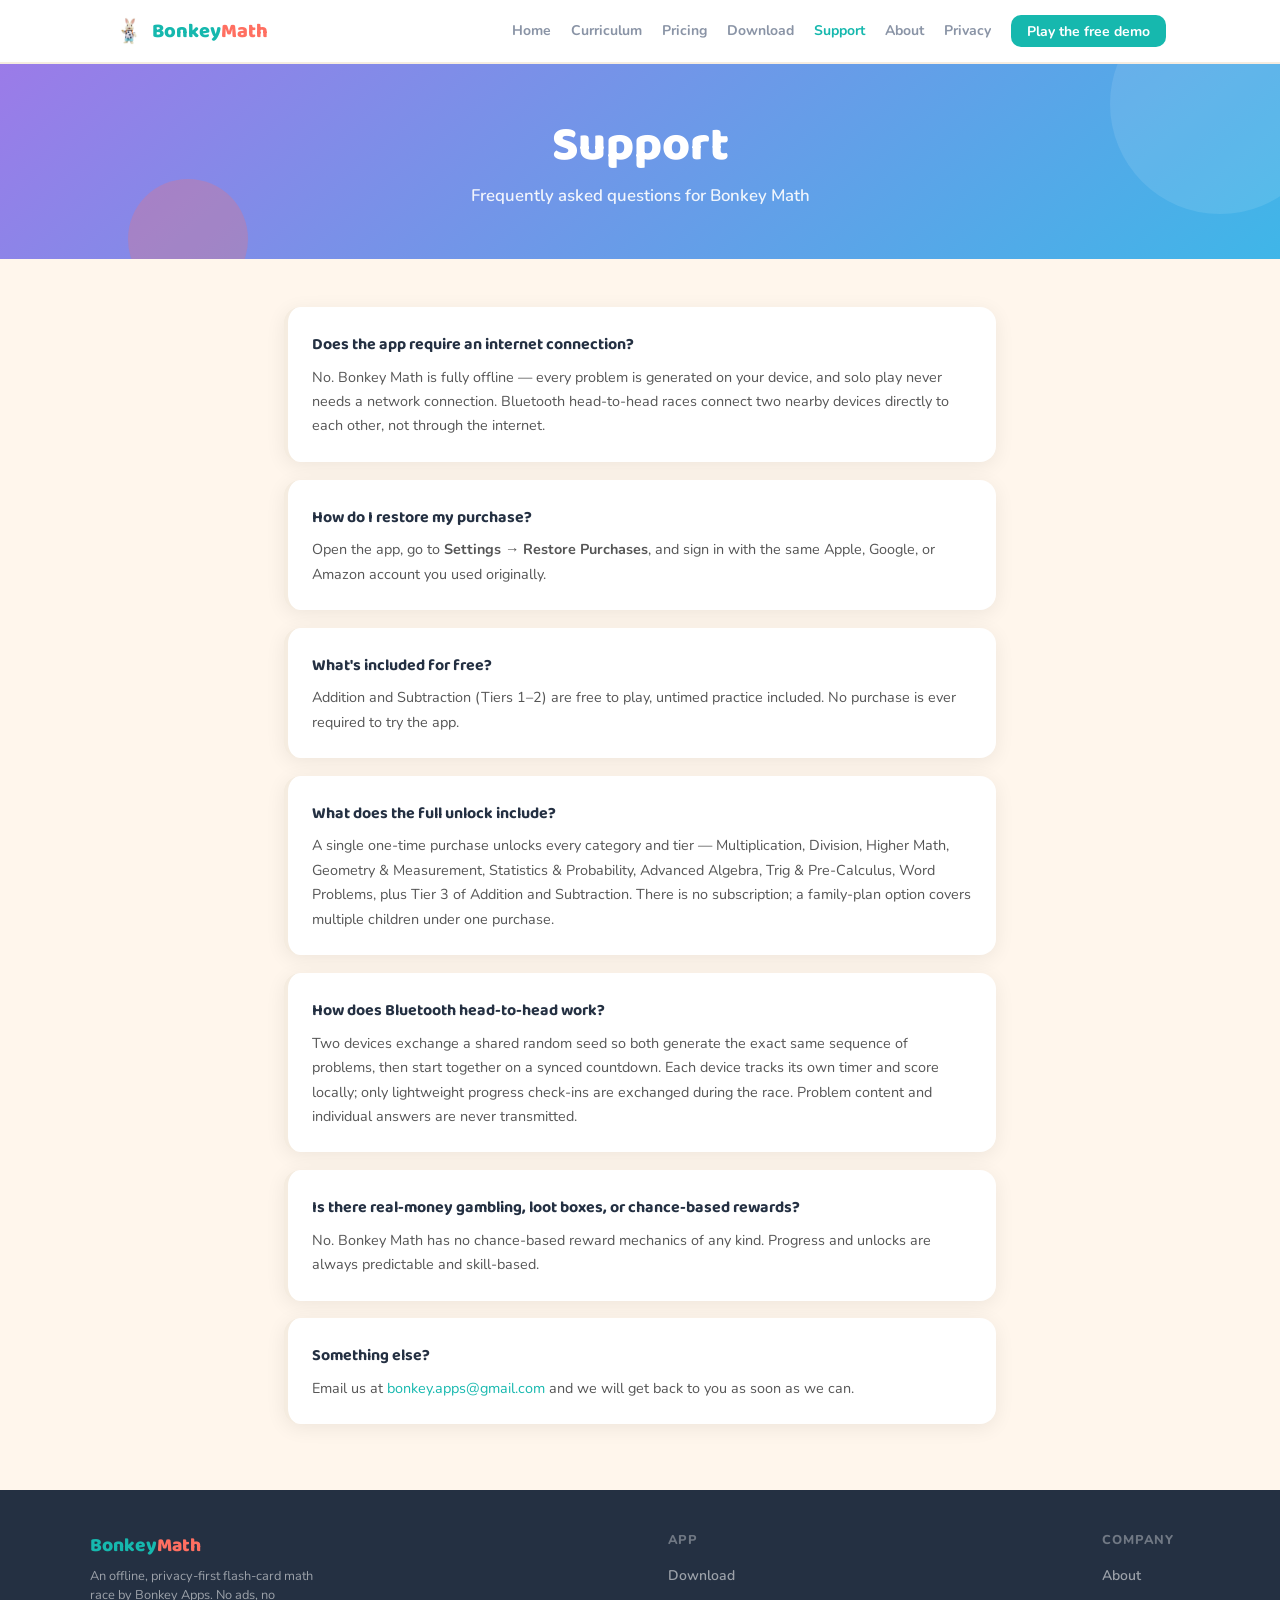
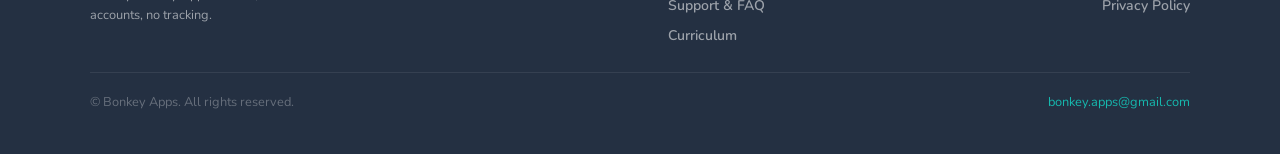
<file: support.html>
<!doctype html>
<html lang="en">
  <head>
    <meta charset="UTF-8" />
    <meta name="viewport" content="width=device-width, initial-scale=1.0" />
    <title>Support — Bonkey Math</title>
    <meta
      name="description"
      content="Frequently asked questions about Bonkey Math: purchases, offline play, Bluetooth races, and more."
    />
    <link rel="icon" href="assets/bonkey-icon.png" type="image/png" />
    <link rel="stylesheet" href="site.css" />
    <style>
      .faq-item {
        background: #fff;
        border-radius: 16px;
        padding: 1.5rem;
        margin-bottom: 1.1rem;
        box-shadow: var(--card-shadow);
        border-left: 4px solid var(--cream-dark);
        transition: border-color 0.15s;
      }
      .faq-item:hover {
        border-left-color: var(--teal);
      }
      .faq-item h3 {
        font-family: "Baloo 2", cursive;
        font-weight: 700;
        font-size: 1rem;
        margin-bottom: 0.4rem;
      }
      .faq-item p {
        font-size: 0.9rem;
        color: #555;
        margin: 0;
      }
    </style>
  </head>
  <body>
    <a class="skip-link" href="#main">Skip to main content</a>

    <input type="checkbox" id="nav-toggle" class="nav-toggle" />
    <nav class="site-nav">
      <div class="nav-inner">
        <a href="index.html" class="nav-logo">
          <img src="assets/bonkey-icon.png" alt="" width="30" height="30" />
          <span><span class="t">Bonkey</span><span class="c">Math</span></span>
        </a>
        <label for="nav-toggle" class="nav-hamburger" aria-label="Menu">
          <span></span><span></span><span></span>
        </label>
        <ul class="nav-links">
          <li><a href="index.html">Home</a></li>
          <li><a href="index.html#curriculum">Curriculum</a></li>
          <li><a href="index.html#pricing">Pricing</a></li>
          <li><a href="download.html">Download</a></li>
          <li><a href="support.html" class="active">Support</a></li>
          <li><a href="about.html">About</a></li>
          <li><a href="privacy.html">Privacy</a></li>
          <li><a href="/bonkey-math/app/" class="nav-cta">Play the free demo</a></li>
        </ul>
      </div>
    </nav>

    <main id="main">
      <header
        class="page-header"
        style="background: linear-gradient(140deg, var(--violet), var(--sky))"
      >
        <h1>Support</h1>
        <p>Frequently asked questions for Bonkey Math</p>
      </header>

      <div class="section-sm">
        <div class="faq-item">
          <h3>Does the app require an internet connection?</h3>
          <p>
            No. Bonkey Math is fully offline — every problem is generated on your device, and solo
            play never needs a network connection. Bluetooth head-to-head races connect two nearby
            devices directly to each other, not through the internet.
          </p>
        </div>

        <div class="faq-item">
          <h3>How do I restore my purchase?</h3>
          <p>
            Open the app, go to <strong>Settings → Restore Purchases</strong>, and sign in with the
            same Apple, Google, or Amazon account you used originally.
          </p>
        </div>

        <div class="faq-item">
          <h3>What's included for free?</h3>
          <p>
            Addition and Subtraction (Tiers 1–2) are free to play, untimed practice included. No
            purchase is ever required to try the app.
          </p>
        </div>

        <div class="faq-item">
          <h3>What does the full unlock include?</h3>
          <p>
            A single one-time purchase unlocks every category and tier — Multiplication, Division,
            Higher Math, Geometry &amp; Measurement, Statistics &amp; Probability, Advanced Algebra,
            Trig &amp; Pre-Calculus, Word Problems, plus Tier 3 of Addition and Subtraction. There
            is no subscription; a family-plan option covers multiple children under one purchase.
          </p>
        </div>

        <div class="faq-item">
          <h3>How does Bluetooth head-to-head work?</h3>
          <p>
            Two devices exchange a shared random seed so both generate the exact same sequence of
            problems, then start together on a synced countdown. Each device tracks its own timer
            and score locally; only lightweight progress check-ins are exchanged during the race.
            Problem content and individual answers are never transmitted.
          </p>
        </div>

        <div class="faq-item">
          <h3>Is there real-money gambling, loot boxes, or chance-based rewards?</h3>
          <p>
            No. Bonkey Math has no chance-based reward mechanics of any kind. Progress and unlocks
            are always predictable and skill-based.
          </p>
        </div>

        <div class="faq-item">
          <h3>Something else?</h3>
          <p>
            Email us at <a href="mailto:bonkey.apps@gmail.com">bonkey.apps@gmail.com</a> and we will
            get back to you as soon as we can.
          </p>
        </div>
      </div>
    </main>

    <footer class="site-footer">
      <div class="footer-inner">
        <div class="footer-brand">
          <div class="logo"><span class="t">Bonkey</span><span class="c">Math</span></div>
          <p>
            An offline, privacy-first flash-card math race by Bonkey Apps. No ads, no accounts, no
            tracking.
          </p>
        </div>
        <div class="footer-col">
          <h4>App</h4>
          <ul>
            <li><a href="download.html">Download</a></li>
            <li><a href="support.html">Support &amp; FAQ</a></li>
            <li><a href="index.html#curriculum">Curriculum</a></li>
          </ul>
        </div>
        <div class="footer-col">
          <h4>Company</h4>
          <ul>
            <li><a href="about.html">About</a></li>
            <li><a href="privacy.html">Privacy Policy</a></li>
          </ul>
        </div>
      </div>
      <div class="footer-bottom">
        <span>&copy; Bonkey Apps. All rights reserved.</span>
        <span><a href="mailto:bonkey.apps@gmail.com">bonkey.apps@gmail.com</a></span>
      </div>
    </footer>
  </body>
</html>
</file>
<file: site.css>
/* Bonkey Math — marketing site stylesheet.
   Architecture mirrors the sibling Bonkey Puzzles marketing site
   (bonkey-games docs/design/handoff/site/site.css) on the same design
   system: same component classes (.site-nav, .hero, .section, .card,
   .btn, .badge, .store-badge, .site-footer), same brand tokens, same
   Baloo 2 / Nunito type. Plain CSS, no build step, no third-party
   scripts beyond the Google Fonts import below. */

@import url("https://fonts.googleapis.com/css2?family=Baloo+2:wght@500;600;700;800&family=Nunito:wght@400;600;700;800&display=swap");

:root {
  --teal: #16b8ae;
  --teal-dark: #0e9d95;
  --coral: #ff6f61;
  --coral-dark: #e85d50;
  --amber: #ffb13c;
  --violet: #9b7be8;
  --sky: #3fb6e8;
  --ink: #243042;
  --cream: #fff6ec;
  --cream-dark: #f5ece0;
  --muted: #8a94a6;
  /* Darker than --coral/--coral-dark specifically for small text on light
     backgrounds (WCAG AA 4.5:1) — --coral itself is ~2.7:1 on cream/white
     and is reserved for large fills/CTAs, not small text. */
  --coral-text: #d14538;
  --card-shadow: 0 4px 20px rgba(0, 0, 0, 0.07);
}

*,
*::before,
*::after {
  box-sizing: border-box;
  margin: 0;
  padding: 0;
}

@media (prefers-reduced-motion: no-preference) {
  html {
    scroll-behavior: smooth;
  }
}

body {
  font-family: "Nunito", sans-serif;
  color: var(--ink);
  background: var(--cream);
  line-height: 1.7;
}

a {
  color: var(--teal);
  text-decoration: none;
}

a:hover {
  color: var(--teal-dark);
  text-decoration: underline;
}

img {
  max-width: 100%;
  height: auto;
  display: block;
}

.skip-link {
  position: absolute;
  left: -9999px;
  top: 0;
  background: var(--ink);
  color: #fff;
  padding: 12px 20px;
  border-radius: 0 0 12px 0;
  z-index: 300;
}

.skip-link:focus {
  left: 0;
}

/* ─── NAV ─────────────────────────────────────────── */
.site-nav {
  background: #fff;
  border-bottom: 2px solid var(--cream-dark);
  position: sticky;
  top: 0;
  z-index: 200;
}

.nav-inner {
  max-width: 1100px;
  margin: 0 auto;
  padding: 0 1.5rem;
  height: 62px;
  display: flex;
  align-items: center;
  gap: 1.5rem;
}

.nav-logo {
  font-family: "Baloo 2", cursive;
  font-weight: 800;
  font-size: 1.25rem;
  line-height: 1;
  text-decoration: none !important;
  color: inherit;
  white-space: nowrap;
  display: flex;
  align-items: center;
  gap: 8px;
}

.nav-logo img {
  width: 30px;
  height: 30px;
  border-radius: 8px;
}

.nav-logo .t {
  color: var(--teal);
}

.nav-logo .c {
  color: var(--coral);
}

.nav-links {
  display: flex;
  gap: 1.25rem;
  margin-left: auto;
  align-items: center;
  list-style: none;
}

.nav-links a {
  font-weight: 700;
  font-size: 0.875rem;
  color: var(--muted);
  text-decoration: none;
}

.nav-links a:hover,
.nav-links a.active {
  color: var(--teal);
  text-decoration: none;
}

.nav-cta {
  background: var(--teal) !important;
  color: #fff !important;
  padding: 0.42rem 1rem;
  border-radius: 10px;
  font-size: 0.875rem;
}

.nav-cta:hover {
  background: var(--teal-dark) !important;
}

/* Mobile nav toggle (CSS-only) */
.nav-toggle {
  display: none;
}

.nav-hamburger {
  display: none;
  margin-left: auto;
  flex-direction: column;
  gap: 5px;
  cursor: pointer;
  background: none;
  border: none;
  padding: 4px;
}

.nav-hamburger span {
  display: block;
  width: 22px;
  height: 2.5px;
  background: var(--ink);
  border-radius: 2px;
  transition: 0.2s;
}

@media (max-width: 700px) {
  .nav-hamburger {
    display: flex;
  }

  .nav-links {
    display: none;
    position: absolute;
    top: 62px;
    left: 0;
    right: 0;
    background: #fff;
    flex-direction: column;
    align-items: stretch;
    padding: 1rem 1.5rem 1.5rem;
    border-bottom: 2px solid var(--cream-dark);
    gap: 0.25rem;
  }

  .nav-toggle:checked ~ .nav-inner .nav-links {
    display: flex;
  }

  .nav-links a {
    padding: 0.6rem 0;
    border-bottom: 1px solid var(--cream-dark);
    font-size: 1rem;
  }

  .nav-links li:last-child a {
    border: none;
  }

  .nav-cta {
    display: inline-block;
    margin-top: 0.5rem;
    text-align: center;
    padding: 0.6rem;
    border-radius: 10px;
  }
}

/* ─── PAGE HEADER (interior pages) ───────────────── */
.page-header {
  background: linear-gradient(140deg, var(--teal) 0%, var(--sky) 100%);
  color: #fff;
  text-align: center;
  padding: 3.5rem 1.5rem 3rem;
  position: relative;
  overflow: hidden;
}

.page-header::before {
  content: "";
  position: absolute;
  width: 220px;
  height: 220px;
  border-radius: 50%;
  background: rgba(255, 255, 255, 0.1);
  top: -70px;
  right: -50px;
  pointer-events: none;
}

.page-header::after {
  content: "";
  position: absolute;
  width: 120px;
  height: 120px;
  border-radius: 50%;
  background: rgba(255, 111, 97, 0.25);
  bottom: -40px;
  left: 10%;
}

.page-header h1 {
  font-family: "Baloo 2", cursive;
  font-weight: 800;
  font-size: clamp(2rem, 5vw, 3rem);
  line-height: 1.1;
  position: relative;
}

.page-header p {
  margin-top: 0.6rem;
  font-size: 1.05rem;
  opacity: 0.9;
  font-weight: 600;
  position: relative;
}

/* ─── SECTIONS ────────────────────────────────────── */
.section {
  max-width: 1100px;
  margin: 0 auto;
  padding: 4rem 1.5rem;
}

.section-sm {
  max-width: 760px;
  margin: 0 auto;
  padding: 3rem 1.5rem;
}

.section-title {
  font-family: "Baloo 2", cursive;
  font-weight: 700;
  font-size: clamp(1.5rem, 3vw, 2rem);
  color: var(--ink);
  margin-bottom: 0.5rem;
}

.section-sub {
  color: var(--muted);
  font-size: 1rem;
  font-weight: 600;
  margin-bottom: 2rem;
}

/* ─── CARDS ───────────────────────────────────────── */
.card {
  background: #fff;
  border-radius: 18px;
  padding: 1.5rem;
  box-shadow: var(--card-shadow);
}

/* ─── BUTTONS ─────────────────────────────────────── */
.btn {
  display: inline-flex;
  align-items: center;
  gap: 0.45rem;
  padding: 0.8rem 1.8rem;
  border-radius: 12px;
  font-family: "Nunito", sans-serif;
  font-weight: 800;
  font-size: 0.95rem;
  text-decoration: none;
  cursor: pointer;
  transition: 0.15s;
}

.btn:hover {
  text-decoration: none;
}

.btn-teal {
  background: var(--teal);
  color: #fff;
}

.btn-teal:hover {
  background: var(--teal-dark);
  color: #fff;
}

.btn-coral {
  background: var(--coral);
  color: #fff;
}

.btn-coral:hover {
  background: var(--coral-dark);
  color: #fff;
}

.btn-outline {
  background: transparent;
  border: 2px solid var(--teal);
  color: var(--teal);
}

.btn-outline:hover {
  background: var(--teal);
  color: #fff;
}

.btn-dark {
  background: var(--ink);
  color: #fff;
}

.btn-dark:hover {
  background: #1a2338;
  color: #fff;
}

.btn-lg {
  padding: 1rem 2.4rem;
  font-size: 1.05rem;
  border-radius: 14px;
}

/* ─── BADGE CHIPS ─────────────────────────────────── */
.badge {
  display: inline-block;
  font-size: 0.75rem;
  font-weight: 800;
  padding: 0.25rem 0.75rem;
  border-radius: 99px;
  letter-spacing: 0.04em;
}

.badge-teal {
  background: rgba(22, 184, 174, 0.12);
  color: var(--teal-dark);
}

.badge-muted {
  background: #eee;
  color: #888;
}

/* ─── PROSE (legal/policy pages) ─────────────────── */
.prose h2 {
  font-family: "Baloo 2", cursive;
  font-weight: 700;
  font-size: 1.15rem;
  color: var(--ink);
  margin: 2.2rem 0 0.5rem;
}

.prose p {
  color: #555;
  margin-bottom: 1rem;
}

.prose ul {
  color: #555;
  margin: 0.5rem 0 1rem 1.4rem;
}

.prose li {
  margin-bottom: 0.4rem;
}

.prose a {
  color: var(--teal);
}

/* ─── CURRICULUM LADDER ───────────────────────────── */
.ladder {
  list-style: none;
  display: grid;
  grid-template-columns: repeat(auto-fit, minmax(220px, 1fr));
  gap: 1rem;
  counter-reset: rung;
}

.ladder li {
  counter-increment: rung;
  background: #fff;
  border-radius: 18px;
  padding: 1.25rem;
  box-shadow: var(--card-shadow);
  border-left: 4px solid var(--rung-color, var(--teal));
}

.ladder li::before {
  content: counter(rung);
  font-family: "Baloo 2", cursive;
  font-weight: 800;
  font-size: 0.8rem;
  color: #fff;
  background: var(--rung-color, var(--teal));
  width: 26px;
  height: 26px;
  border-radius: 50%;
  display: inline-flex;
  align-items: center;
  justify-content: center;
  margin-bottom: 0.75rem;
}

.ladder li h3 {
  font-family: "Baloo 2", cursive;
  font-weight: 700;
  font-size: 1.05rem;
  margin-bottom: 0.25rem;
}

.ladder li p {
  margin: 0;
  color: #666;
  font-size: 0.875rem;
}

.ladder li .ladder-age {
  font-weight: 700;
  /* Uses the default (dark, high-contrast) text color rather than the rung
     accent — the accent hues don't meet WCAG AA 4.5:1 at this text size on a
     white card; the numbered badge and left border already carry the color
     coding as non-text UI accents. */
  color: var(--ink);
  text-transform: uppercase;
  letter-spacing: 0.04em;
  font-size: 0.7rem;
  margin-bottom: 0.4rem;
}

/* ─── FEATURE TOUR ────────────────────────────────── */
.features-grid {
  display: grid;
  grid-template-columns: repeat(auto-fill, minmax(230px, 1fr));
  gap: 1.5rem;
}

.feature {
  display: flex;
  gap: 1rem;
  align-items: flex-start;
}

.feature-icon {
  width: 44px;
  height: 44px;
  border-radius: 13px;
  flex: none;
  display: flex;
  align-items: center;
  justify-content: center;
}

.feature h4 {
  font-weight: 800;
  font-size: 0.95rem;
  margin-bottom: 0.25rem;
}

.feature p {
  font-size: 0.875rem;
  color: var(--muted);
  margin: 0;
}

/* ─── STORE BADGES ────────────────────────────────── */
.store-badge {
  display: inline-flex;
  align-items: center;
  gap: 0.75rem;
  background: var(--ink);
  color: #fff;
  padding: 0.75rem 1.5rem;
  border-radius: 14px;
  text-decoration: none;
  transition: 0.15s;
}

.store-badge:hover {
  background: #1a2338;
  color: #fff;
  text-decoration: none;
  transform: translateY(-2px);
}

.store-badge svg {
  flex: none;
}

.store-badge-text {
  display: flex;
  flex-direction: column;
}

.store-badge-sub {
  font-size: 0.7rem;
  opacity: 0.7;
  font-weight: 600;
}

.store-badge-name {
  font-family: "Baloo 2", cursive;
  font-weight: 700;
  font-size: 1.05rem;
  line-height: 1.1;
}

/* ─── FOOTER ──────────────────────────────────────── */
.site-footer {
  background: var(--ink);
  color: rgba(255, 255, 255, 0.55);
  padding: 2.5rem 1.5rem;
  font-size: 0.875rem;
}

.footer-inner {
  max-width: 1100px;
  margin: 0 auto;
  display: flex;
  flex-wrap: wrap;
  gap: 1.5rem;
  align-items: flex-start;
  justify-content: space-between;
}

.footer-brand .logo {
  font-family: "Baloo 2", cursive;
  font-weight: 800;
  font-size: 1.2rem;
}

.footer-brand .logo .t {
  color: var(--teal);
}

.footer-brand .logo .c {
  color: var(--coral);
}

.footer-brand p {
  font-size: 0.8rem;
  margin-top: 0.3rem;
  max-width: 240px;
  line-height: 1.5;
}

.footer-col h4 {
  font-weight: 800;
  font-size: 0.8rem;
  text-transform: uppercase;
  letter-spacing: 0.07em;
  color: rgba(255, 255, 255, 0.35);
  margin-bottom: 0.75rem;
}

.footer-col ul {
  list-style: none;
  display: flex;
  flex-direction: column;
  gap: 0.4rem;
}

.footer-col a {
  color: rgba(255, 255, 255, 0.55);
  font-weight: 600;
}

.footer-col a:hover {
  color: #fff;
  text-decoration: none;
}

.footer-bottom {
  max-width: 1100px;
  margin: 1.5rem auto 0;
  border-top: 1px solid rgba(255, 255, 255, 0.08);
  padding-top: 1.2rem;
  font-size: 0.8rem;
  color: rgba(255, 255, 255, 0.3);
  display: flex;
  flex-wrap: wrap;
  justify-content: space-between;
  gap: 0.5rem;
}

/* ─── CURRICULUM LADDER TAGS (free vs. paid) ──────── */
.ladder-tag {
  display: inline-block;
  font-size: 0.65rem;
  font-weight: 800;
  text-transform: uppercase;
  letter-spacing: 0.05em;
  padding: 0.18rem 0.55rem;
  border-radius: 99px;
  margin-top: 0.7rem;
}

.ladder-tag-free {
  background: rgba(22, 184, 174, 0.14);
  color: var(--teal-dark);
}

/* Amber-family chip for paid content. Text color is darkened well past
   --amber so small text clears WCAG AA 4.5:1 on the pale amber fill. */
.ladder-tag-paid {
  background: rgba(255, 177, 60, 0.18);
  color: #935f00;
}

/* ─── PRICING ─────────────────────────────────────── */
.pricing-grid {
  display: grid;
  grid-template-columns: repeat(auto-fit, minmax(250px, 1fr));
  gap: 1.5rem;
  align-items: stretch;
}

.price-card {
  background: #fff;
  border-radius: 20px;
  padding: 2rem 1.75rem;
  box-shadow: var(--card-shadow);
  border: 2px solid transparent;
  display: flex;
  flex-direction: column;
  position: relative;
}

.price-card.featured {
  border-color: var(--teal);
  box-shadow: 0 12px 34px rgba(22, 184, 174, 0.2);
}

.price-flag {
  position: absolute;
  top: -0.85rem;
  left: 50%;
  transform: translateX(-50%);
  white-space: nowrap;
}

.price-card h3 {
  font-family: "Baloo 2", cursive;
  font-weight: 800;
  font-size: 1.25rem;
  color: var(--ink);
  margin-bottom: 0.25rem;
}

.price-tag {
  font-family: "Baloo 2", cursive;
  font-weight: 800;
  font-size: 2.6rem;
  line-height: 1;
  color: var(--ink);
  margin: 0.4rem 0 0.15rem;
}

.price-tag .cur {
  font-size: 1.3rem;
  vertical-align: super;
  color: var(--muted);
}

.price-tag .star {
  font-size: 1.2rem;
  color: var(--coral-text);
  vertical-align: super;
}

.price-per {
  font-size: 0.8rem;
  color: var(--muted);
  font-weight: 700;
  text-transform: uppercase;
  letter-spacing: 0.04em;
  margin-bottom: 0.9rem;
}

.price-desc {
  font-size: 0.9rem;
  color: #666;
  margin-bottom: 1.1rem;
}

.price-features {
  list-style: none;
  display: flex;
  flex-direction: column;
  gap: 0.55rem;
  margin: 0 0 1.6rem;
  padding: 0;
}

.price-features li {
  position: relative;
  padding-left: 1.6rem;
  font-size: 0.9rem;
  font-weight: 600;
  color: #3d4757;
  line-height: 1.45;
}

.price-features li::before {
  content: "✓";
  position: absolute;
  left: 0;
  top: -0.05rem;
  color: var(--teal);
  font-weight: 800;
}

.price-features li.off {
  color: var(--muted);
}

.price-features li.off::before {
  content: "–";
  color: var(--muted);
}

.price-card .btn {
  margin-top: auto;
  justify-content: center;
}

.price-note {
  margin: 1.75rem auto 0;
  max-width: 640px;
  font-size: 0.82rem;
  color: var(--muted);
  text-align: center;
  line-height: 1.6;
}

.price-note .star {
  color: var(--coral-text);
  font-weight: 800;
}

/* ─── MISC UTILS ──────────────────────────────────── */
.text-center {
  text-align: center;
}

.grid-4 {
  display: grid;
  grid-template-columns: repeat(auto-fill, minmax(230px, 1fr));
  gap: 1.25rem;
}
</file>
